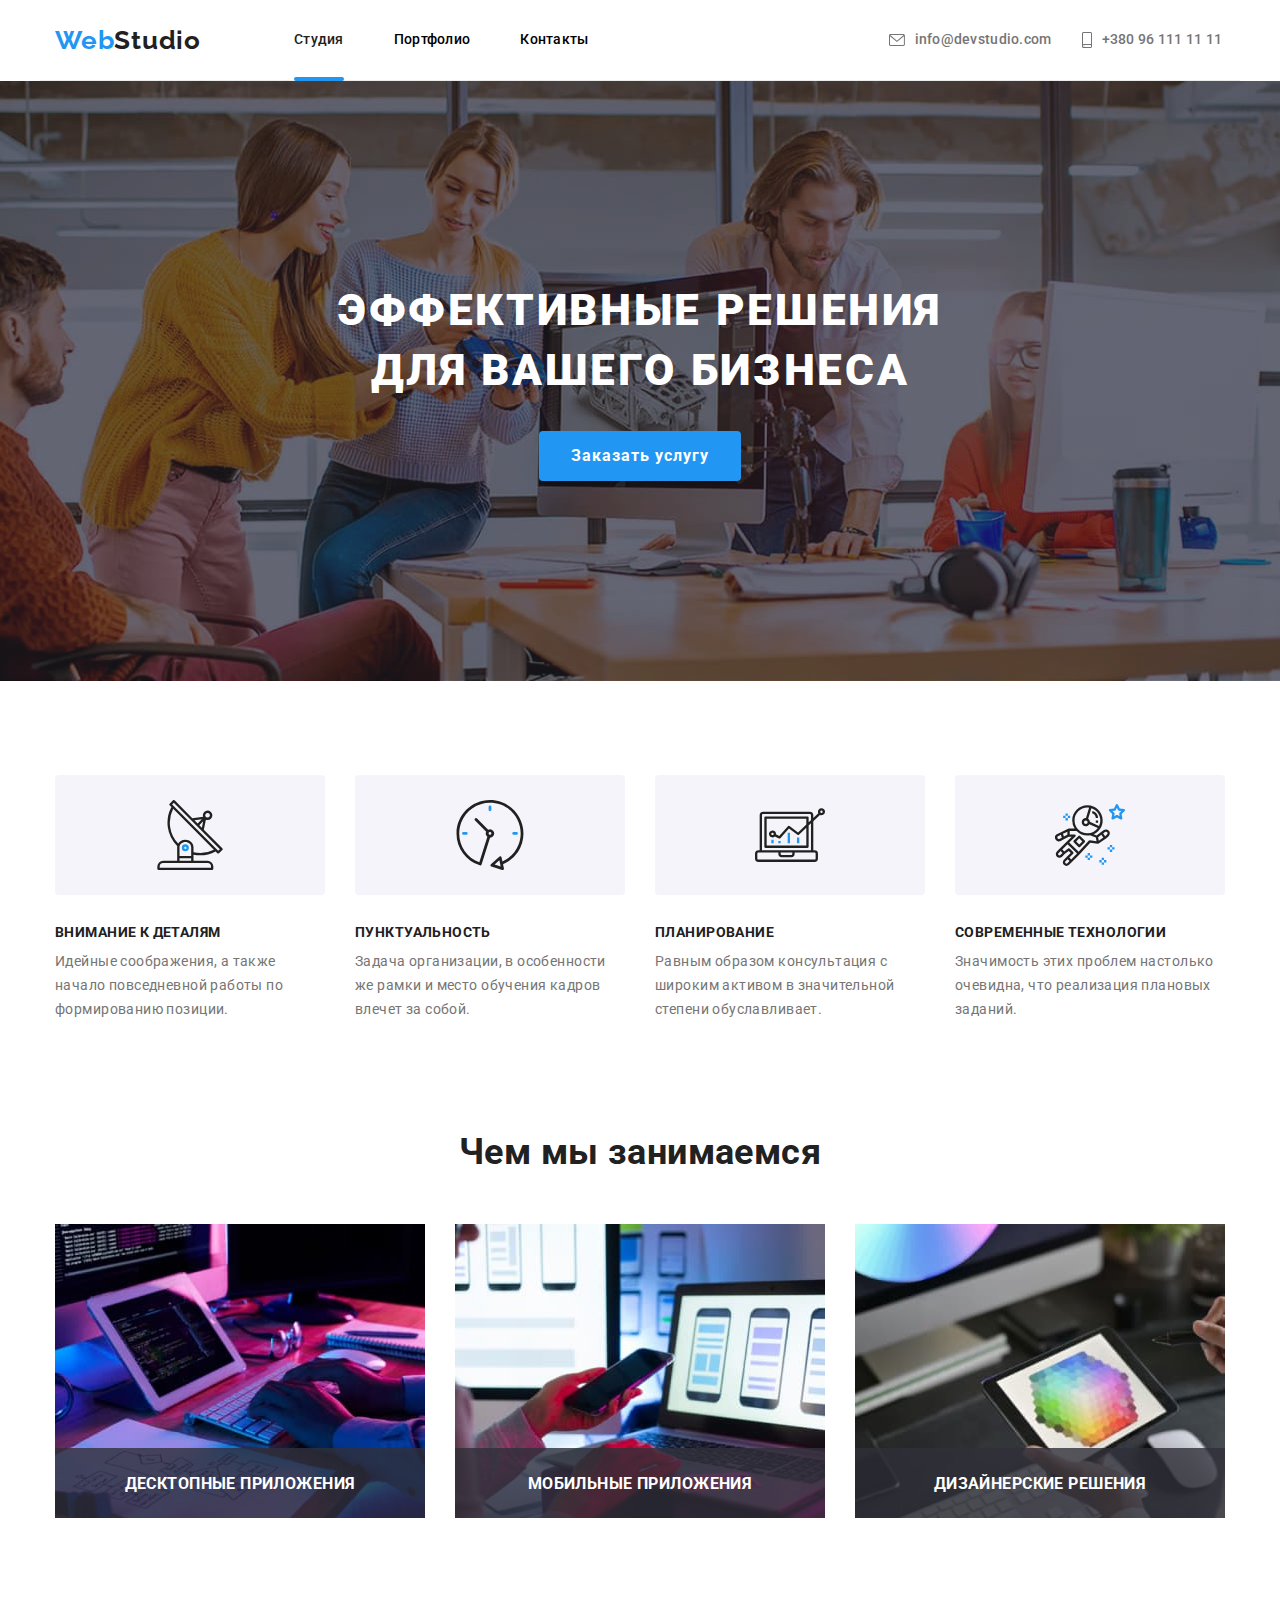
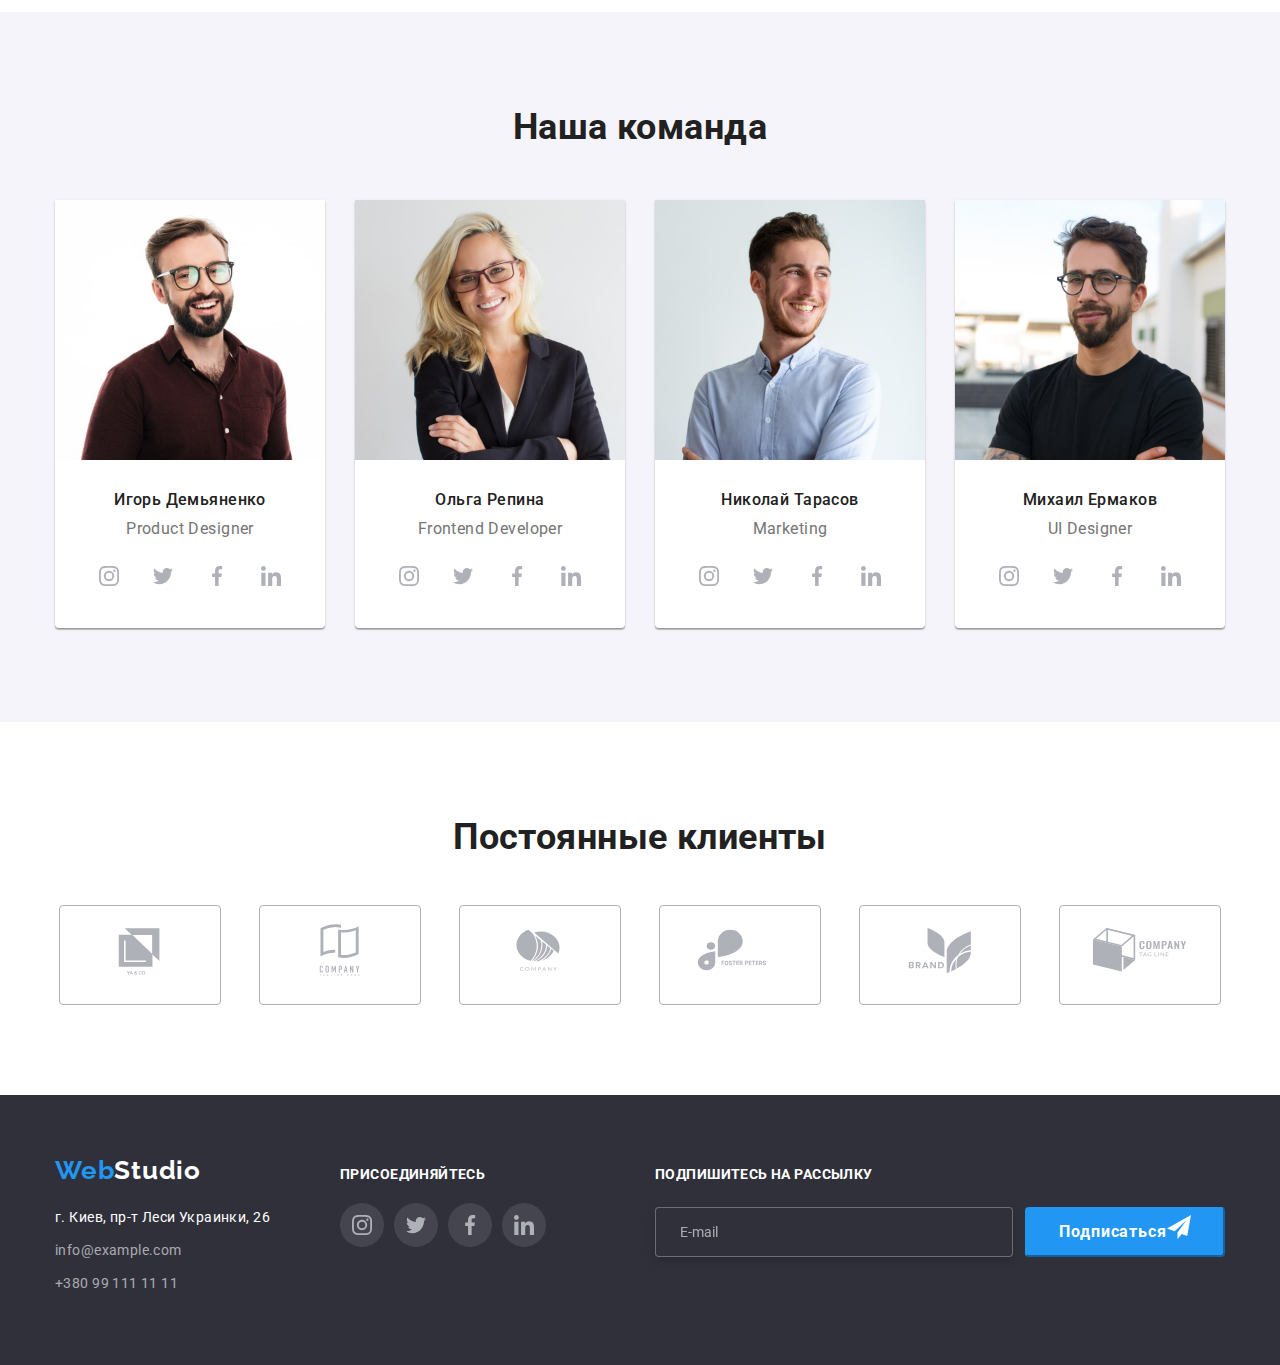
<file: index.html>
<!DOCTYPE html>
<html lang="ru">

<head> 
    <meta charset="UTF-8">
    <meta http-equiv="X-UA-Compatible" content="IE=edge">
    <meta name="viewport" content="width=device-width, initial-scale=1.0">
    <title>WEBsite</title>
    <link rel="preconnect" href="https://fonts.googleapis.com">
    <link rel="preconnect" href="https://fonts.gstatic.com" crossorigin>
    <link href="https://fonts.googleapis.com/css2?family=Raleway:wght@700&family=Roboto:wght@400;500;700;900&display=swap"
        rel="stylesheet">
    <link rel="stylesheet" href="./css/main.min.css">
</head>

<body>
    <!--Шапка сайта-->
    <header class="header">
        <a class="logo" href="./index.html">Web<span class="logo__studio">Studio</span></a>
        <div class="header__container-nav">
            <nav class="header__nav">
            
                <button type="button" class="button-menu is-open" data-menu-button>
                <svg class="button-menu__position" width="40" height="40">
                    <use class="button-menu__menu" href="./images/sprite.svg#icon-menu"></use>
                    
                </svg>
                </button>
                
            <div class="menu-container" id="menu-container" data-menu>
            <button type="button" class="button-menu " data-menu-button>
                <svg class="button-menu__position" width="40" height="40">  
                    <use class="button-menu__close" href="./images/sprite.svg#icon-cross"></use>
                </svg>
            </button>
                <ul class="main-nav">
                    <li class="main-nav__items"><a class="main-nav__link port" href="./index.html">Студия</a></li>
                    <li class="main-nav__items"><a class="main-nav__link active" href="./portfolio.html">Портфолио</a>
                    </li>
                    <li class="main-nav__items"><a class="main-nav__link active" href="">Контакты</a></li>
                </ul>
        
                <ul class="contacts">
                    <li class="contacts__nav">
            
                        <div class="contacts__icon">
            
                            <a class="contacts__link contacts__link--mail" href="mailto:info@devstudio.com"><svg class="contacts__mail" width="16"
                                    height="12">
                                    <use class="contacts__img" href="./images/sprite.svg#icon-envelope"></use>
                                </svg>info@devstudio.com</a>
                        </div>
                    </li>
            
                    <li class="contacts__nav">
                        <div class="contacts__icon">
            
            
                            <a class="contacts__link" href="tel:+380961111111"><svg class="contacts__tel" width="10" height="16">
                                    <use class="contacts__img" href="./images/sprite.svg#icon-smartphone"></use>
                                </svg>+380 96 111 11 11</a>
                            
                        </div>
                    </li>
            
                </ul>
                <ul class="menu-social">
                    <li class="menu-social__icon">Instagram</li>
                    <li class="menu-social__icon">Twitter</li>
                    <li class="menu-social__icon">Facebook</li>
                    <li class="menu-social__icon">LinkedIn</li>
                
                </ul>
            </div>
            </nav>   
        </div>
        </header>

    <!--Бизнесс главная-->
    <section class="hero">
        <div class="container">
        <h1 class="hero__title">Эффективные решения <br> для вашего бизнеса</h1>
        <button type="button" class="hero__btn" data-modal-open>Заказать услугу</button>
        <div class="backdrop is-hidden" data-modal> 
        <div class="modal">
        <button class="modal-button" type="button" data-modal-close>
            <svg class="modal-icon" width="18px" heigh="18px">
                <use href="./images/sprite.svg#icon-cross"></use>
            </svg>
        </button>
        <form class="form"> 
            <b class="form__subject">Оставьте свои данные, мы вам перезвоним</b>
            <div class="field">
                <label for="name" class="field__label">Имя</label>
                    <input type="text" id="name" class="field__input" name="username">
                        <svg class="field__icon" width="18px" height="18px">
                            <use href="images/sprite.svg#icon-person"></use>
                        </svg>
            </div>
            <div class="field">
                <label for="phone" class="field__label">Телефон</label>
                <input type="tel" id="phone" class="field__input" name="phone">
                <svg class="field__icon" width="18px" height="18px">
                    <use href="images/sprite.svg#icon-phone-call"></use>
                </svg>
            </div>
            <div class="field">
                <label for="mail" class="field__label">Почта</label>
                <input type="email" id="mail" class="field__input" name="mail">
                <svg class="field__icon" width="18px" height="18px">
                    <use href="images/sprite.svg#icon-email-mail"></use>
                </svg>
            </div>
            <div class="comment">
                <label for="comment" class="comment__label">Комментарий</label>
                <textarea id="comment" name="comment" class="comment__comment" placeholder="Введите текст"></textarea>
            </div>
            <div class="checkbox">
                <label class="checkbox__label">
                    <input type="checkbox" class="checkbox__input">
                        <svg class="checkbox__icon" width="16px" height="15px">
                            <use href="images/sprite.svg#icon-icon-check"></use>
                        </svg>
                    <span class="checkbox__comment">Соглашаюсь с рассылкой и принимаю <a href="./images/check-mark.svg">Условия договора</a> </span>
                </label>
            </div>
            <button type="submit" class="submit" >Отправить</button>
        </form>
        </div>
        </div>
    </div>
    </section>

    <!--Преимущества-->
    <section class="section">
        <div class="container">
        <h2 class="section__title section__title--visually-hidden">Преимущества</h2>
        <ul class="list advantage">
            <li class="advantage__item">
                <div class="advantage__icons">
                    <svg class="advantage__icon" width="70px" height="70px">
                       <use href="./images//sprite.svg#icon-antenna"></use>
                    </svg>
                </div>
                <h3 class="section__subject">Внимание к деталям</h3>
                <p class="advantage__comment">Идейные соображения, а также начало повседневной работы по формированию позиции.</p>
            </li>
            <li class="advantage__item">
                <div class="advantage__icons">
                    <svg class="advantage__icon" width="70px" height="70px">
                        <use href="./images/sprite.svg#icon-clock"></use>
                    </svg>
                </div>
                <h3 class="section__subject">Пунктуальность</h3>
                <p>Задача организации, в особенности же рамки и место обучения кадров влечет за собой.</p>
            </li>
            <li class="advantage__item">
                <div class="advantage__icons">
                    <svg class="advantage__icon" width="70px" height="70px">
                        <use href="./images/sprite.svg#icon-diagram"></use>
                    </svg>
                </div>
                <h3 class="section__subject">Планирование</h3>
                <p>Равным образом консультация с широким активом в значительной степени обуславливает.</p>
            </li>
            <li class="advantage__item">
                <div class="advantage__icons">
                    <svg class="advantage__icon" width="70px" height="70px">
                        <use href="./images/sprite.svg#icon-astronaut"></use>
                    </svg>
                </div>
                <h3 class="section__subject">Современные технологии</h3>
                <p>Значимость этих проблем настолько очевидна, что реализация плановых заданий.</p>
            </li>
        </ul>
        </div>
    </section>

    <!--Виды деятельности-->
    <section class="section section--no-padding">
        <div class="container">  
        <h2 class="section__title">Чем мы занимаемся</h2>
        
        <ul class="list jobs">
            <li class="jobs__item">
                    <img src="./images/img.jpg" srcset="./images/img.jpg 1x, ./images/img@2x.jpg 2x" alt="Персональный компьютер" width="370">
                    <h3 class="jobs__features">Десктопные приложения</h3>
            </li>
            <li class="jobs__item">
                    <img src="./images/img1.jpg" srcset="./images/img1.jpg 1x, ./images/img1@2x.jpg 2x" alt="Телефон" width="370">
                <h3 class="jobs__features">Мобильные приложения</h3>
            </li>
            <li class="jobs__item">
                    <img src="./images/img2.jpg" srcset="./images/img2.jpg 1x, ./images/img2@2x.jpg 2x" alt="Планшет" width="370">
                <h3 class="jobs__features">Дизайнерские решения</h3>
            </li>
        </ul>
        </div>
    </section>

    <!--Комманда-->
    <section class="section section--grey">
        <div class="container">
        <h2 class="section__title">Наша команда</h2> 
        <ul class="list team">
            <li class="team__item">
                <img src="./images/photo1.jpg" srcset="./images/photo1.jpg 1x, ./images/photo1@2x.jpg 2x" alt="Мужчина в очках" width="270">
                <h3 class="team__name">Игорь Демьяненко</h3>
                <p class="team__text">Product Designer</p>
                <ul class="box list">
                        <li class="box__icon">
                        <a href="#" class="box__link"><svg class="box__pic" width="20px" height="20px">
                                   <use href="./images/sprite.svg#icon-instagram"></use>
                                </svg></a>
                        </li>
                        <li class="box__icon">
                            <a href="#" class="box__link"><svg class="box__pic" width="20px" height="20px">
                                    <use href="./images/sprite.svg#icon-twitter"></use>
                                </svg></a>
                        </li>
                        <li class="box__icon">
                            <a href="#" class="box__link"><svg class="box__pic" width="20px" height="20px">
                                    <use href="./images/sprite.svg#icon-facebook"></use>
                                </svg></a>
                        </li>
                        <li class="box__icon">
                            <a href="#" class="box__link"><svg class="box__pic" width="20px" height="20px">
                                    <use href="./images/sprite.svg#icon-linkedin-1"></use>
                                </svg></a>
                        </li>
                </ul>
            </li>
            <li class="team__item">
                <img src="./images/photo2.jpg" srcset="./images/photo2.jpg 1x, ./images/photo2@2x.jpg 2x" alt="Девушка" width="270">
                <h3 class="team__name">Ольга Репина</h3>
                <p class="team__text">Frontend Developer</p>
                <ul class="box list">
                    <li class="box__icon">
                        <a href="#" class="box__link"><svg class="box__pic" width="20px" height="20px">
                                <use href="./images/sprite.svg#icon-instagram"></use>
                            </svg></a>
                    </li>
                    <li class="box__icon">
                        <a href="#" class="box__link"><svg class="box__pic" width="20px" height="20px">
                                <use href="./images/sprite.svg#icon-twitter"></use>
                            </svg></a>
                    </li>
                    <li class="box__icon">
                        <a href="#" class="box__link"><svg class="box__pic" width="20px" height="20px">
                                <use href="./images/sprite.svg#icon-facebook"></use>
                            </svg></a>
                    </li>
                    <li class="box__icon">
                        <a href="#" class="box__link"><svg class="box__pic" width="20px" height="20px">
                                <use href="./images/sprite.svg#icon-linkedin-1"></use>
                            </svg></a>
                    </li>
                </ul>
            </li>
            <li class="team__item">
                <img src="./images/photo3.jpg" srcset="./images/photo3.jpg 1x, ./images/photo3@2x.jpg 2x" alt="Улыбающийся парень" width="270">
                <h3 class="team__name">Николай Тарасов</h3>
                <p class="team__text">Marketing</p>
                <ul class="box list">
                    <li class="box__icon">
                        <a href="#" class="box__link"><svg class="box__pic" width="20px" height="20px">
                                <use href="./images/sprite.svg#icon-instagram"></use>
                            </svg></a>
                    </li>
                    <li class="box__icon">
                        <a href="#" class="box__link"><svg class="box__pic" width="20px" height="20px">
                                <use href="./images/sprite.svg#icon-twitter"></use>
                            </svg></a>
                    </li>
                    <li class="box__icon">
                        <a href="#" class="box__link"><svg class="box__pic" width="20px" height="20px">
                                <use href="./images/sprite.svg#icon-facebook"></use>
                            </svg></a>
                    </li>
                    <li class="box__icon">
                        <a href="#" class="box__link"><svg class="box__pic" width="20px" height="20px">
                                <use href="./images/sprite.svg#icon-linkedin-1"></use>
                            </svg></a>
                    </li>
                </ul>
            </li>
            <li class="team__item">
                <img src="./images/photo4.jpg" srcset="./images/photo4.jpg 1x, ./images/photo4@2x.jpg 2x" alt="Парень" width="270">
                <h3 class="team__name">Михаил Ермаков</h3>
                <p class="team__text">UI Designer</p>
                <ul class="box list">
                    <li class="box__icon">
                        <a href="#" class="box__link"><svg class="box__pic" width="20px" height="20px">
                                <use href="./images/sprite.svg#icon-instagram"></use>
                            </svg></a>
                    </li>
                    <li class="box__icon">
                        <a href="#" class="box__link"><svg class="box__pic" width="20px" height="20px">
                                <use href="./images/sprite.svg#icon-twitter"></use>
                            </svg></a>
                    </li>
                    <li class="box__icon">
                        <a href="#" class="box__link"><svg class="box__pic" width="20px" height="20px">
                                <use href="./images/sprite.svg#icon-facebook"></use>
                            </svg></a>
                    </li>
                    <li class="box__icon">
                        <a href="#" class="box__link"><svg class="box__pic" width="20px" height="20px">
                                <use href="./images/sprite.svg#icon-linkedin-1"></use>
                            </svg></a>
                    </li>
                </ul>
            </li>
        </ul>
        </div>
    </section>

    <!--Постоянные клиенты-->
<section class="section">
    <div class="container">
        <h2 class="section__title">Постоянные клиенты</h2>
        <ul class="clients list">
            <li class="clients__icon">
                <a href="#" class="clients__link"><svg class="clients__pic" width="106px" height="60px">
                   <use href="./images/sprite.svg#icon-Logo"></use>
                </svg></a></li>
            <li class="clients__icon">
                <a href="#" class="clients__link"><svg class="clients__pic" width="106px" height="60px">
                    <use href="./images/sprite.svg#icon-Logo-1"></use>
                </svg></a></li>
            <li class="clients__icon">
                <a href="#" class="clients__link"><svg class="clients__pic" width="106px" height="60px">
                    <use href="./images/sprite.svg#icon-Logo-2"></use>
                </svg></a></li>
            <li class="clients__icon">
                <a href="#" class="clients__link"><svg class="clients__pic" width="106px" height="60px">
                    <use href="./images/sprite.svg#icon-Logo-3"></use>
                </svg></a></li>
            <li class="clients__icon">
                <a href="#" class="clients__link"><svg class="clients__pic" width="106px" height="60px">
                    <use href="./images/sprite.svg#icon-Logo-4"></use>
                </svg></a></li>
            <li class="clients__icon">
                <a href="#" class="clients__link"><svg class="clients__pic" width="106px" height="60px">
                    <use href="./images/sprite.svg#icon-Logo-5"></use>
                </svg></a></li>
        </ul>
    </div>
</section>

    <!--Футер-->
    <footer class="footer">
        <div class="footer__address footer__container container">
      
            <div class="footer-logo">
                <a class="logo footer-logo__logo" href="./index.html">Web<span
                        class="footer-logo--inverse">Studio</span>
                </a>
      
                <address class="footer-address__position">
      
                    <ul class="address-list">
                        <li class="address-list__list">
                            <p class="address-list__adrress">г. Киев, пр-т Леси Украинки, 26</p>
                        </li>
                        <li class="address-list__list"><a class="address-list__link"
                                href="mailto:info@example.com">info@example.com</a></li>
                        <li class="address-list__list"><a class="address-list__link" href="tel:+380991111111">+380 99
                                111 11 11</a></li>
                    </ul>
                </address>
            </div>
      
            <div class="social-footer">
                <p class="social-footer__text">Присоединяйтесь</p>
                <ul class="social social-footer__icon">
                    <li class="social-footer__icon-link"><a class="social-footer__link-icon" href="">
                            <svg width="20" height="20">
                                <use href="./images/sprite.svg#icon-instagram"></use>
                            </svg></a>
                    </li>
                    <li class="social-footer__icon-link"><a class="social-footer__link-icon" href="">
                            <svg width="20" height="20">
                                <use href="./images/sprite.svg#icon-twitter"></use>
                            </svg></a>
                    </li>
                    <li class="social-footer__icon-link"><a class="social-footer__link-icon" href="">
                            <svg width="20" height="20">
                                <use href="./images/sprite.svg#icon-facebook"></use>
                            </svg></a>
                    </li>
                    <li class="social-footer__icon-link"><a class="social-footer__link-icon" href="">
                            <svg width="20" height="20">
                                <use href="./images/sprite.svg#icon-linkedin-1"></use>
                            </svg></a>
                    </li>
                </ul>
            </div>
      
      
            <div class="form-footer">
                <b class="form-footer__text">Подпишитесь на рассылку</b>
                <form class="form-footer__decore">
                    <label>
                        <input type="email" class="form-footer__input-footer" name="mail" autocomplete="email"
                            placeholder="E-mail ">
                    </label>
      
                    <button type="submit" class="btn-footer">Подписаться<span class="btn-footer__icon">
                            <svg width="24" height="24">
                                <use href="./images/sprite.svg#icon-icon-send"></use>
                            </svg>
                        </span>
                    </button>
                </form>
            </div>
        </div>
      </footer>
    <script src="./js/modal.js"></script>
    <script src="./js/mobile-menu.js"></script>
</body>
 
</html>
</file>
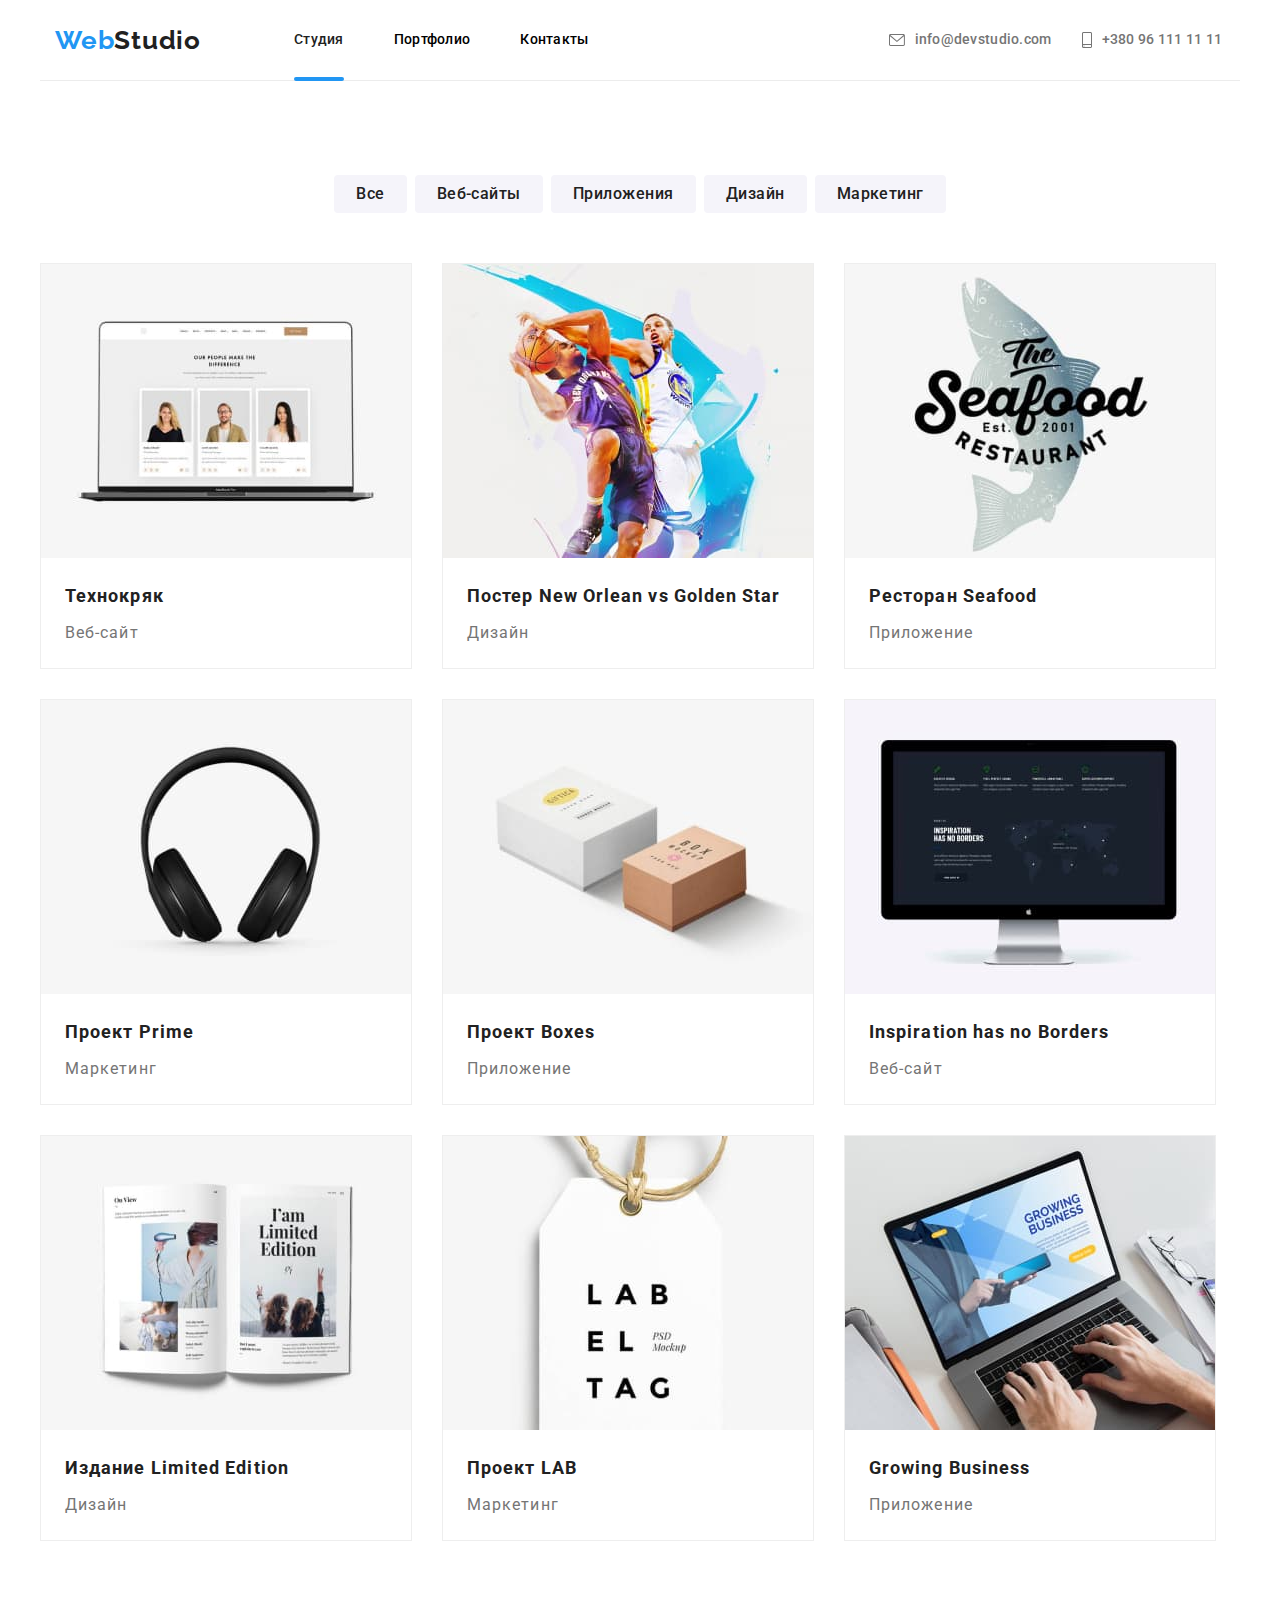
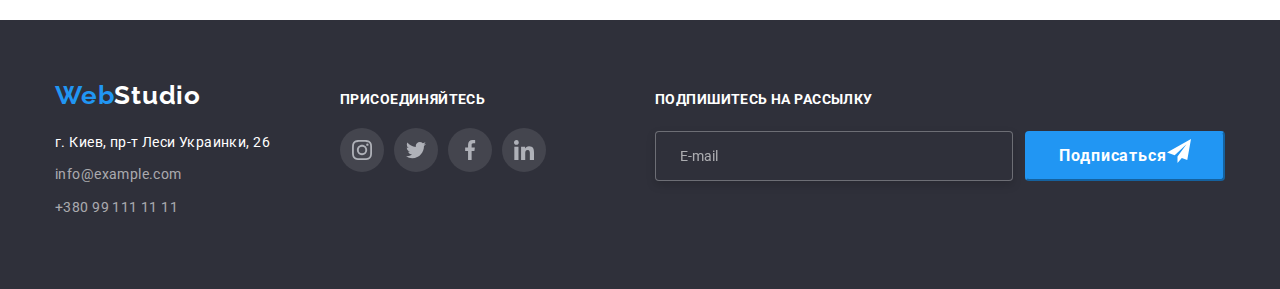
<file: portfolio.html>
<!DOCTYPE html>
<html lang="en">
<head>
    <meta charset="UTF-8">
    <meta http-equiv="X-UA-Compatible" content="IE=edge">
    <meta name="viewport" content="width=device-width, initial-scale=1.0">
    <title>Portfolio</title>
<link rel="preconnect" href="https://fonts.googleapis.com">
<link rel="preconnect" href="https://fonts.gstatic.com" crossorigin>
<link href="https://fonts.googleapis.com/css2?family=Raleway:wght@700&family=Roboto:wght@400;500;700&display=swap"
    rel="stylesheet">
    <link rel="stylesheet" href="./css/portfolio.min.css">

</head>

<body>
    <!--Шапка сайта-->
    <header class="header">
        <a class="logo" href="./index.html">Web<span class="logo__studio">Studio</span></a>
        <div class="header__container-nav">
            <nav class="header__nav">
            
                <button type="button" class="button-menu is-open" data-menu-button>
                <svg class="button-menu__position" width="40" height="40">
                    <use class="button-menu__menu" href="./images/sprite.svg#icon-menu"></use>
                    
                </svg>
                </button>
                
            <div class="menu-container" id="menu-container" data-menu>
            <button type="button" class="button-menu " data-menu-button>
                <svg class="button-menu__position" width="40" height="40">  
                    <use class="button-menu__close" href="./images/sprite.svg#icon-cross"></use>
                </svg>
            </button>
                <ul class="main-nav">
                    <li class="main-nav__items"><a class="main-nav__link port" href="./index.html">Студия</a></li>
                    <li class="main-nav__items"><a class="main-nav__link active" href="./portfolio.html">Портфолио</a>
                    </li>
                    <li class="main-nav__items"><a class="main-nav__link active" href="">Контакты</a></li>
                </ul>
        
                <ul class="contacts">
                    <li class="contacts__nav">
            
                        <div class="contacts__icon">
            
                            <a class="contacts__link contacts__link--mail" href="mailto:info@devstudio.com"><svg class="contacts__mail" width="16"
                                    height="12">
                                    <use class="contacts__img" href="./images/sprite.svg#icon-envelope"></use>
                                </svg>info@devstudio.com</a>
                        </div>
                    </li>
            
                    <li class="contacts__nav">
                        <div class="contacts__icon">
            
            
                            <a class="contacts__link" href="tel:+380961111111"><svg class="contacts__tel" width="10" height="16">
                                    <use class="contacts__img" href="./images/sprite.svg#icon-smartphone"></use>
                                </svg>+380 96 111 11 11</a>
                            
                        </div>
                    </li>
            
                </ul>
                <ul class="menu-social">
                    <li class="menu-social__icon">Instagram</li>
                    <li class="menu-social__icon">Twitter</li>
                    <li class="menu-social__icon">Facebook</li>
                    <li class="menu-social__icon">LinkedIn</li>
                
                </ul>
            </div>
            </nav>   
        </div>
        </header>

    <!--Предложения-->
    <section class="section">

        <div class="container container--portfolio">
            <ul class="list offers">
                 <li class="offers__item">
                     <button type="button" class="offers__button">Все</button>
                 </li>
                 <li class="offers__item">
                     <button type="button" class="offers__button">Веб-сайты</button>
                 </li>
                 <li class="offers__item">
                     <button type="button" class="offers__button">Приложения</button>
                 </li>
                 <li class="offers__item">  
                     <button type="button" class="offers__button">Дизайн</button>
                 </li>
                 <li class="offers__item"> 
                     <button type="button" class="offers__button">Маркетинг</button>
                 </li>
            </ul>
        
        
     <!--Работы-->

     <ul class="products">  

        <li class="products__cards-item">
            <a class="products__card" href="">
                <div class="products__decore-card">
                    <img src="./images/imgportf.jpg" srcset="./images/imgportf.jpg 1x, ./images/imgportf@2x.jpg 2x" alt="Три лучших менеджера" width="370">
                    <p class="products__decore-text">Технокряк это современная площадка распространения
                        коронавируса.
                        Компании используют эту платформу для цифрового
                        шпионажа и атак на защищённые сервера конкурентов.
                    </p>
                </div>
                <div class="description">
                    <h2 class="description_title">Технокряк</h2>
                    <p class="description__card-item">Веб-сайт</p>
                </div>
            </a>
        </li>

        <li class="products__cards-item">
            <a class="products__card" href="">
                <div class="products__decore-card">
                    <img src="./images/imgportf1.jpg" srcset="./images/imgportf1.jpg 1x, ./images/imgportf1@2x.jpg 2x" alt="Игроки баскетбольной комманды" width="370">
                    <p class="products__decore-text">Технокряк это современная площадка распространения
                        коронавируса.
                        Компании используют эту
                        платформу для цифрового
                        шпионажа и атак на защищённые сервера конкурентов.
                    </p>
                </div>
                <div class="description">
                    <h2 class="description_title">Постер New Orlean vs Golden Star</h2>
                    <p class="description__card-item">Дизайн</p>
                </div>
            </a>

        </li>

        <li class="products__cards-item">
            <a class="products__card" href="">
                <div class="products__decore-card">
                    <img src="./images/imgportf2.jpg" srcset="./images/imgportf2.jpg 1x, ./images/imgportf2@2x.jpg 2x" alt="Бренд ресторана" width="370">
                    <p class="products__decore-text">Технокряк это современная площадка распространения
                        коронавируса.
                        Компании используют эту
                        платформу для цифрового
                        шпионажа и атак на защищённые сервера конкурентов.
                    </p>
                </div>
                <div class="description">
                    <h2 class="description_title">Ресторан Seafood</h2>
                    <p class="description__card-item">Приложение</p>
                </div>
            </a>
        </li>

        <li class="products__cards-item">
            <a class="products__card" href="">
                <div class="products__decore-card">
                    <img src="./images/imgportf3.jpg" srcset="./images/imgportf3.jpg 1x, ./images/imgportf3@2x 2x" alt="Наушники" width="370">
                    <p class="products__decore-text">Технокряк это современная площадка распространения
                        коронавируса.
                        Компании используют эту
                        платформу для цифрового
                        шпионажа и атак на защищённые сервера конкурентов.
                    </p>
                </div>
                <div class="description">
                    <h2 class="description_title">Проект Prime</h2>
                    <p class="description__card-item">Маркетинг</p>
                </div>
            </a>
        </li>

        <li class="products__cards-item">
            <a class="products__card" href="">
                <div class="products__decore-card">
                    <img src="./images/imgportf4.jpg" srcset="./images/imgportf4.jpg 1x, ./images/imgportf4@2x.jpg 2x" alt="2 коробки. одна белая, вторая коричневая" width="370">
                    <p class="products__decore-text">Технокряк это современная площадка распространения
                        коронавируса.
                        Компании используют эту
                        платформу для цифрового
                        шпионажа и атак на защищённые сервера конкурентов.
                    </p>
                </div>
                <div class="description">
                    <h2 class="description_title">Проект Boxes</h2>
                    <p class="description__card-item">Приложение</p>
                </div>
            </a>
        </li>

        <li class="products__cards-item">
            <a class="products__card" href="">
                <div class="products__decore-card">
                    <img src="./images/imgportf5.jpg" srcset="./images/imgportf5.jpg 1x, ./images/imgportf5@2x.jpg 2x" alt="Плоский монитор экрана" width="370">
                    <p class="products__decore-text">Технокряк это современная площадка распространения
                        коронавируса.
                        Компании используют эту
                        платформу для цифрового
                        шпионажа и атак на защищённые сервера конкурентов.
                    </p>
                </div>
                <div class="description">
                    <h2 class="description_title">Inspiration has no Borders</h2>
                    <p class="description__card-item">Веб-сайт</p>
                </div>
            </a>
        </li>

        <li class="products__cards-item">
            <a class="products__card" href="">
                <div class="products__decore-card">
                    <img src="./images/imgportf6.jpg" srcset="./images/imgportf6.jpg 1x, ./images/imgportf6@2x.jpg 2x" alt="Развернутый журнал" width="370">
                    <p class="products__decore-text">Технокряк это современная площадка распространения
                        коронавируса.
                        Компании используют эту
                        платформу для цифрового
                        шпионажа и атак на защищённые сервера конкурентов.
                    </p>
                </div>
                <div class="description">
                    <h2 class="description_title">Издание Limited Edition</h2>
                    <p class="description__card-item">Дизайн</p>
                </div>
            </a>
        </li>

        <li class="products__cards-item">
            <a class="products__card" href="">
                <div class="products__decore-card">
                    <img src="./images/imgportf7.jpg" srcset="./images/imgportf7.jpg 1x, ./images/imgportf7@2x.jpg 2x" alt="Белая этикетка" width="370">
                    <p class="products__decore-text">Технокряк это современная площадка распространения
                        коронавируса.
                        Компании используют эту
                        платформу для цифрового
                        шпионажа и атак на защищённые сервера конкурентов.
                    </p>
                </div>
                <div class="description">
                    <h2 class="description_title">Проект LAB</h2>
                    <p class="description__card-item">Маркетинг</p>
                </div>
            </a>
        </li>

        <li class="products__cards-item">
            <a class="products__card" href="">
                <div class="products__decore-card">
                    <img src="./images/imgportf8.jpg" srcset="./images/imgportf8.jpg 1x, ./images/imgportf8@2x.jpg 2x" alt="Руки печатающие на клавиатуре ноутбука" width="370">
                    <p class="products__decore-text">Технокряк это современная площадка распространения
                        коронавируса.
                        Компании используют эту
                        платформу для цифрового
                        шпионажа и атак на защищённые сервера конкурентов.
                    </p>
                </div>
                <div class="description">
                    <h2 class="description_title">Growing Business</h2>
                    <p class="description__card-item">Приложение</p>
                </div>
            </a>
        </li>

    </ul>
</div>
</section>


    <!--Футер-->
    <footer class="footer">
        <div class="footer__address footer__container container">
      
            <div class="footer-logo">
                <a class="logo footer-logo__logo" href="./index.html">Web<span
                        class="footer-logo--inverse">Studio</span>
                </a>
      
                <address class="footer-address__position">
      
                    <ul class="address-list">
                        <li class="address-list__list">
                            <p class="address-list__adrress">г. Киев, пр-т Леси Украинки, 26</p>
                        </li>
                        <li class="address-list__list"><a class="address-list__link"
                                href="mailto:info@example.com">info@example.com</a></li>
                        <li class="address-list__list"><a class="address-list__link" href="tel:+380991111111">+380 99
                                111 11 11</a></li>
                    </ul>
                </address>
            </div>
      
            <div class="social-footer">
                <p class="social-footer__text">Присоединяйтесь</p>
                <ul class="social social-footer__icon">
                    <li class="social-footer__icon-link"><a class="social-footer__link-icon" href="">
                            <svg width="20" height="20">
                                <use href="./images/sprite.svg#icon-instagram"></use>
                            </svg></a>
                    </li>
                    <li class="social-footer__icon-link"><a class="social-footer__link-icon" href="">
                            <svg width="20" height="20">
                                <use href="./images/sprite.svg#icon-twitter"></use>
                            </svg></a>
                    </li>
                    <li class="social-footer__icon-link"><a class="social-footer__link-icon" href="">
                            <svg width="20" height="20">
                                <use href="./images/sprite.svg#icon-facebook"></use>
                            </svg></a>
                    </li>
                    <li class="social-footer__icon-link"><a class="social-footer__link-icon" href="">
                            <svg width="20" height="20">
                                <use href="./images/sprite.svg#icon-linkedin-1"></use>
                            </svg></a>
                    </li>
                </ul>
            </div>
      
      
            <div class="form-footer">
                <b class="form-footer__text">Подпишитесь на рассылку</b>
                <form class="form-footer__decore">
                    <label>
                        <input type="email" class="form-footer__input-footer" name="mail" autocomplete="email"
                            placeholder="E-mail ">
                    </label>
      
                    <button type="submit" class="btn-footer">Подписаться<span class="btn-footer__icon">
                            <svg width="24" height="24">
                                <use href="./images/sprite.svg#icon-icon-send"></use>
                            </svg>
                        </span>
                    </button>
                </form>
            </div>
        </div>
      </footer>
      <script src="./js/mobile-menu.js"></script>
</body>
</html>
</file>
<file: css/main.min.css>
/*! modern-normalize v1.1.0 | MIT License | https://github.com/sindresorhus/modern-normalize */*,::before,::after{-webkit-box-sizing:border-box;box-sizing:border-box}html{line-height:1.15;-webkit-text-size-adjust:100%;-moz-tab-size:4;-o-tab-size:4;tab-size:4}body{margin:0;font-family:system-ui,-apple-system,"Segoe UI",Roboto,Helvetica,Arial,sans-serif,"Apple Color Emoji","Segoe UI Emoji"}hr{height:0;color:inherit}abbr[title]{-webkit-text-decoration:underline dotted;text-decoration:underline dotted}b,strong{font-weight:bolder}code,kbd,samp,pre{font-family:ui-monospace, SFMono-Regular, Consolas, 'Liberation Mono', Menlo, monospace;font-size:1em}small{font-size:80%}sub,sup{font-size:75%;line-height:0;position:relative;vertical-align:baseline}sub{bottom:-0.25em}sup{top:-0.5em}table{text-indent:0;border-color:inherit}button,input,optgroup,select,textarea{font-family:inherit;font-size:100%;line-height:1.15;margin:0}button,select{text-transform:none}button,[type='button'],[type='reset'],[type='submit']{-webkit-appearance:button}::-moz-focus-inner{border-style:none;padding:0}:-moz-focusring{outline:1px dotted ButtonText}:-moz-ui-invalid{box-shadow:none}legend{padding:0}progress{vertical-align:baseline}::-webkit-inner-spin-button,::-webkit-outer-spin-button{height:auto}[type='search']{-webkit-appearance:textfield;outline-offset:-2px}::-webkit-search-decoration{-webkit-appearance:none}::-webkit-file-upload-button{-webkit-appearance:button;font:inherit}summary{display:list-item}:root{--primary-text-color: #757575;--primary-white-color: #ffffff;--focus-color: #2196f3;--accent-color: #212121;--background-secondary: #f5f4fa;--icon-color: #afb1b8;--timing-function: cubic-bezier(0.4, 0, 0.2, 1)}.list{list-style:none;padding:0;margin:0}h1,h2,h3,h4,h5,h6,p{margin:0}a{text-decoration:none;display:block}ul{list-style-type:none}body{color:var(--primary-text-color);background-color:var(--primary-white-color);font-family:Roboto, sans-serif;font-size:14px;line-height:1.7;letter-spacing:0.03em}img{display:block;max-width:100%;height:auto}.section{padding-top:94px;padding-bottom:94px}@media screen and (max-width: 1199px){.section{padding-top:60px;padding-bottom:60px}}.section--no-padding{padding-top:0px}@media screen and (max-width: 1200px){.section--no-padding{display:none}}.section--grey{background-color:var(--background-secondary)}.section__subject{margin-bottom:10px;color:var(--accent-color);font-weight:700;font-size:14px;line-height:1.14;text-transform:uppercase}.section__title{margin-bottom:30px;color:var(--accent-color);font-weight:700;font-size:28px;line-height:1.2;text-align:center}@media screen and (min-width: 1200px){.section__title{margin-bottom:50px;font-size:36px}}.section__title--visually-hidden{position:absolute;width:1px;height:1px;margin:-1px;border:0;padding:0;clip:rect(0 0 0 0);overflow:hidden}.item{background-color:var(--primary-white-color)}.container{margin-left:auto;margin-right:auto;padding-left:15px;padding-right:15px;text-align:center}@media screen and (min-width: 480px){.container{max-width:480px}}@media screen and (min-width: 768px){.container{max-width:768px}}@media screen and (min-width: 1200px){.container{max-width:1200px}}@media screen and (min-width: 480px) and (max-width: 767px){.container--portfolio{max-width:480px}}.container--full{text-align:center}@media screen and (min-width: 1200px){.container--full{display:-webkit-box;display:-webkit-flex;display:-ms-flexbox;display:flex;text-align:start}}.logo{display:inline;color:var(--focus-color);font-family:"Raleway", sans-serif;font-style:normal;font-weight:700;font-size:26px;line-height:1.19;letter-spacing:0.03em;padding:0}.logo__studio{color:var(--accent-color)}.footer-logo{display:-webkit-box;display:-webkit-flex;display:-ms-flexbox;display:flex;-webkit-box-orient:vertical;-webkit-box-direction:normal;-webkit-flex-direction:column;-ms-flex-direction:column;flex-direction:column;justify-items:flex-start}.footer-logo__logo{margin-bottom:20px}.footer-logo--inverse{color:var(--primary-white-color);font-family:Raleway;font-style:normal;font-weight:700;font-size:26px;line-height:1.19;letter-spacing:0.03em}.header{display:-webkit-box;display:-webkit-flex;display:-ms-flexbox;display:flex;position:relative;-webkit-box-pack:start;-webkit-justify-content:flex-start;-ms-flex-pack:start;justify-content:flex-start;margin-right:auto;margin-left:auto;padding-left:15px;padding-right:15px;border-bottom:1px solid #ececec}@media screen and (min-width: 480px){.header{width:480px}}@media screen and (max-width: 767px){.header{-webkit-box-pack:start;-webkit-justify-content:flex-start;-ms-flex-pack:start;justify-content:flex-start;padding-top:16px;padding-bottom:16px}}@media screen and (min-width: 768px){.header{width:768px}}@media screen and (min-width: 1200px){.header{width:1200px;display:-webkit-box;display:-webkit-flex;display:-ms-flexbox;display:flex;-webkit-box-align:center;-webkit-align-items:center;-ms-flex-align:center;align-items:center}}@media screen and (min-width: 768px) and (max-width: 1199px){.header{display:-webkit-box;display:-webkit-flex;display:-ms-flexbox;display:flex;-webkit-box-align:center;-webkit-align-items:center;-ms-flex-align:center;align-items:center;-webkit-justify-content:space-around;-ms-flex-pack:distribute;justify-content:space-around;-webkit-align-content:space-between;-ms-flex-line-pack:justify;align-content:space-between;padding-left:15px;padding-right:15px}}.header__container-nav{margin-left:auto;margin-right:auto;text-align:center;display:-webkit-box;display:-webkit-flex;display:-ms-flexbox;display:flex}@media screen and (min-width: 480px){.header__container-nav{width:480px}}@media screen and (max-width: 767px){.header__container-nav{-webkit-box-pack:start;-webkit-justify-content:flex-start;-ms-flex-pack:start;justify-content:flex-start}}@media screen and (min-width: 768px){.header__container-nav{width:768px}}@media screen and (min-width: 1200px){.header__container-nav{width:1200px}}@media screen and (min-width: 768px) and (max-width: 1199px){.header__container-nav{display:-webkit-box;display:-webkit-flex;display:-ms-flexbox;display:flex;-webkit-box-align:center;-webkit-align-items:center;-ms-flex-align:center;align-items:center;-webkit-box-pack:end;-webkit-justify-content:flex-end;-ms-flex-pack:end;justify-content:flex-end}}.main-nav{display:-webkit-box;display:-webkit-flex;display:-ms-flexbox;display:flex;-webkit-box-orient:vertical;-webkit-box-direction:normal;-webkit-flex-direction:column;-ms-flex-direction:column;flex-direction:column;-webkit-box-align:center;-webkit-align-items:center;-ms-flex-align:center;align-items:center;-webkit-box-pack:center;-webkit-justify-content:center;-ms-flex-pack:center;justify-content:center;margin:0;padding:0}@media screen and (min-width: 768px){.main-nav{-webkit-box-orient:horizontal;-webkit-box-direction:normal;-webkit-flex-direction:row;-ms-flex-direction:row;flex-direction:row;-webkit-box-align:center;-webkit-align-items:center;-ms-flex-align:center;align-items:center;-webkit-box-pack:center;-webkit-justify-content:center;-ms-flex-pack:center;justify-content:center;margin:0;padding:0;margin-left:0px}}@media screen and (min-width: 768px){.main-nav .main-nav__items:not(:last-child){margin-right:50px}}@media screen and (min-width: 768px) and (min-width: 1200px){.main-nav{margin-left:93px}}.main-nav__items{margin:0;-webkit-box-align:center;-webkit-align-items:center;-ms-flex-align:center;align-items:center}.main-nav__link{position:relative;display:block;padding-top:32px;padding-bottom:32px;-webkit-transition:-webkit-transform 250ms cubic-bezier(0.4, 0, 0.2, 1);transition:-webkit-transform 250ms cubic-bezier(0.4, 0, 0.2, 1);-o-transition:transform 250ms cubic-bezier(0.4, 0, 0.2, 1);transition:transform 250ms cubic-bezier(0.4, 0, 0.2, 1);transition:transform 250ms cubic-bezier(0.4, 0, 0.2, 1), -webkit-transform 250ms cubic-bezier(0.4, 0, 0.2, 1);-webkit-transition-property:color;-o-transition-property:color;transition-property:color;color:var(--accent-color);font-weight:500;font-size:14px;line-height:1.14;letter-spacing:0.02em}@media screen and (max-width: 767px){.main-nav__link{font-weight:500;font-size:40px;line-height:47px;text-align:center;padding-bottom:0}}.main-nav__link:hover,.main-nav__link:focus{color:var(--focus-color);font-weight:500;font-size:14px;line-height:1.14;letter-spacing:0.02em}@media screen and (max-width: 767px){.main-nav__link:hover,.main-nav__link:focus{font-weight:500;font-size:40px;line-height:47px;text-align:center}}.active{color:black}.contacts{display:-webkit-box;display:-webkit-flex;display:-ms-flexbox;display:flex;margin:0;padding:0;margin-left:300px;-webkit-box-align:center;-webkit-align-items:center;-ms-flex-align:center;align-items:center;-webkit-flex-wrap:nowrap;-ms-flex-wrap:nowrap;flex-wrap:nowrap}@media screen and (max-width: 1199px){.contacts{-webkit-box-orient:vertical;-webkit-box-direction:normal;-webkit-flex-direction:column;-ms-flex-direction:column;flex-direction:column;-webkit-box-align:start;-webkit-align-items:flex-start;-ms-flex-align:start;align-items:flex-start;margin-left:84px}.contacts .contacts__nav:last-child{margin-left:0px}}.contacts__mail{margin-right:10px;width:16px;height:12px}.contacts__tel{margin-right:10px}.contacts__img{width:10px;height:16}.contacts__nav{font-size:14px;line-height:1.14;font-weight:500;letter-spacing:0.02em}.contacts__nav:last-child{margin-left:30px}@media screen and (min-width: 768px) and (max-width: 1199px){.contacts__nav{margin-bottom:10px}}.contacts__link{display:-webkit-box;display:-webkit-flex;display:-ms-flexbox;display:flex;-webkit-box-align:center;-webkit-align-items:center;-ms-flex-align:center;align-items:center;color:var(--primary-text-color);-webkit-transition:-webkit-transform 250ms cubic-bezier(0.4, 0, 0.2, 1);transition:-webkit-transform 250ms cubic-bezier(0.4, 0, 0.2, 1);-o-transition:transform 250ms cubic-bezier(0.4, 0, 0.2, 1);transition:transform 250ms cubic-bezier(0.4, 0, 0.2, 1);transition:transform 250ms cubic-bezier(0.4, 0, 0.2, 1), -webkit-transform 250ms cubic-bezier(0.4, 0, 0.2, 1);-webkit-transition-property:color, fill;-o-transition-property:color, fill;transition-property:color, fill}.contacts__link:hover,.contacts__link:focus{color:var(--focus-color)}.contacts__icon{display:-webkit-box;display:-webkit-flex;display:-ms-flexbox;display:flex;fill:var(--primary-text-color);-webkit-align-content:center;-ms-flex-line-pack:center;align-content:center}.contacts__icon:hover{color:var(--focus-color);fill:var(--focus-color)}.button-menu{position:absolute;right:0;top:0;display:-webkit-inline-box;display:-webkit-inline-flex;display:-ms-inline-flexbox;display:inline-flex;border:none;background-color:transparent;width:40px;height:40px;padding:0;margin-top:10px;margin-bottom:10px}.button-menu.is-open .button-menu__close{display:block}.button-menu__menu:focus{fill:var(--focus-color)}.button-menu__close:focus{fill:var(--focus-color)}.button-menu__menu,.button-menu__close{fill:black;-webkit-transition:-webkit-transform 2000ms cubic-bezier(0.4, 0, 0.2, 1);transition:-webkit-transform 2000ms cubic-bezier(0.4, 0, 0.2, 1);-o-transition:transform 2000ms cubic-bezier(0.4, 0, 0.2, 1);transition:transform 2000ms cubic-bezier(0.4, 0, 0.2, 1);transition:transform 2000ms cubic-bezier(0.4, 0, 0.2, 1), -webkit-transform 2000ms cubic-bezier(0.4, 0, 0.2, 1);-webkit-transition-property:all;-o-transition-property:all;transition-property:all}@media screen and (max-width: 767px){.menu-container{position:fixed;width:101%;top:0;left:0;height:100vh;-webkit-box-pack:start;-webkit-justify-content:flex-start;-ms-flex-pack:start;justify-content:flex-start;background-color:white;display:none;pointer-events:none}.menu-container.is-open{display:-webkit-box;display:-webkit-flex;display:-ms-flexbox;display:flex;-webkit-box-orient:vertical;-webkit-box-direction:normal;-webkit-flex-direction:column;-ms-flex-direction:column;flex-direction:column;-webkit-box-align:start;-webkit-align-items:flex-start;-ms-flex-align:start;align-items:flex-start;-webkit-box-pack:justify;-webkit-justify-content:space-between;-ms-flex-pack:justify;justify-content:space-between;z-index:1;pointer-events:visible}.menu-container .main-nav__items{margin-left:50px}.menu-container .main-nav{-webkit-box-align:start;-webkit-align-items:flex-start;-ms-flex-align:start;align-items:flex-start}.menu-container .contacts{margin-left:50px;display:-webkit-box;display:-webkit-flex;display:-ms-flexbox;display:flex;-webkit-box-orient:vertical;-webkit-box-direction:reverse;-webkit-flex-direction:column-reverse;-ms-flex-direction:column-reverse;flex-direction:column-reverse}.menu-container .contacts .contacts__link{font-weight:500;font-size:34px;line-height:40px;letter-spacing:0.02em;color:var(--primary-text-color)}.menu-container .contacts .contacts__link.contacts__link--mail{font-family:Roboto;font-weight:500;font-size:24px;line-height:28px;letter-spacing:0.02em;color:#757575}.menu-container .contacts .contacts__nav:last-child{margin-bottom:32px}.menu-container .contacts .contacts__mail,.menu-container .contacts .contacts__tel{display:none}.menu-container .contacts .contacts__img{display:none}}.menu-social{display:-webkit-box;display:-webkit-flex;display:-ms-flexbox;display:flex;margin-bottom:48px}.menu-social .menu-social__icon:not(:first-child){border-left:1px solid rgba(33,33,33,0.2)}.menu-social .menu-social__icon{font-weight:500;font-size:18px;line-height:22px;color:var(--focus-color);letter-spacing:0.02em;padding-left:10px;padding-right:10px}@media screen and (min-width: 768px){.menu-social{display:none}}@media screen and (min-width: 768px){.menu-container{position:static;display:-webkit-box;display:-webkit-flex;display:-ms-flexbox;display:flex;-webkit-box-align:center;-webkit-align-items:center;-ms-flex-align:center;align-items:center}.button-menu{display:none}}.port::after{content:"";position:absolute;left:0;bottom:-1px;display:inline-block;background-color:var(--focus-color);height:4px;width:100%;-webkit-border-radius:4px;border-radius:4px;padding:0;margin:0}.hero{color:var(--primary-white-color);padding-top:200px;padding-bottom:200px;max-width:1600px;margin-top:0;margin-bottom:0;margin-left:auto;margin-right:auto;background-color:#2F303A;background-image:-webkit-gradient(linear, left top, right top, from(rgba(47,48,58,0.4)), to(rgba(47,48,58,0.4))),url("../images/hero.jpg");background-image:-webkit-linear-gradient(left, rgba(47,48,58,0.4), rgba(47,48,58,0.4)),url("../images/hero.jpg");background-image:-o-linear-gradient(left, rgba(47,48,58,0.4), rgba(47,48,58,0.4)),url("../images/hero.jpg");background-image:linear-gradient(to right, rgba(47,48,58,0.4), rgba(47,48,58,0.4)),url("../images/hero.jpg");background-repeat:no-repeat;background-position:center;-webkit-background-size:cover;background-size:cover}@media (min-device-pixel-ratio: 2), (-webkit-min-device-pixel-ratio: 2), (-o-min-device-pixel-ratio: 2/1), (min-resolution: 192dpi), (min-resolution: 2dppx){.hero{background-image:-webkit-gradient(linear, left top, right top, from(rgba(47,48,58,0.4)), to(rgba(47,48,58,0.4))),url("../images/hero@2x.jpg");background-image:-webkit-linear-gradient(left, rgba(47,48,58,0.4), rgba(47,48,58,0.4)),url("../images/hero@2x.jpg");background-image:-o-linear-gradient(left, rgba(47,48,58,0.4), rgba(47,48,58,0.4)),url("../images/hero@2x.jpg");background-image:linear-gradient(to right, rgba(47,48,58,0.4), rgba(47,48,58,0.4)),url("../images/hero@2x.jpg")}}.hero__title{margin-top:0;margin-bottom:0;color:var(--primary-white-color);font-weight:900;font-size:26px;line-height:1.61;text-align:center;letter-spacing:0.06em;text-transform:uppercase}@media screen and (min-width: 1200px){.hero__title{font-weight:900;font-size:44px;line-height:1.36}}.hero__btn{margin-top:30px;padding:10px 32px;-webkit-box-align:center;-webkit-align-items:center;-ms-flex-align:center;align-items:center;color:var(--primary-white-color);background-color:var(--focus-color);font-weight:700;font-size:16px;line-height:1.87;letter-spacing:0.06em;-webkit-box-shadow:0px 4px 4px rgba(0,0,0,0.15);box-shadow:0px 4px 4px rgba(0,0,0,0.15);-webkit-border-radius:4px;border-radius:4px;border:transparent;cursor:pointer;-webkit-transition:background-color 250ms var(--timing-function);-o-transition:background-color 250ms var(--timing-function);transition:background-color 250ms var(--timing-function)}.hero__btn:hover{background-color:#188ce8}.backdrop{position:fixed;top:0;left:0;width:100vw;height:100vh;background-color:rgba(0,0,0,0.2);opacity:1;scale:1;-webkit-transition:opacity 250ms var(--timing-function),scale 250ms var(--timing-function);-o-transition:opacity 250ms var(--timing-function),scale 250ms var(--timing-function);transition:opacity 250ms var(--timing-function),scale 250ms var(--timing-function)}.backdrop.is-hidden{opacity:0;scale:0;pointer-events:none}.modal{position:absolute;top:50%;left:50%;-webkit-transform:translate(-50%, -50%);-ms-transform:translate(-50%, -50%);transform:translate(-50%, -50%);height:609px;min-width:320px;background:var(--primary-white-color);-webkit-box-shadow:0px 1px 3px rgba(0,0,0,0.12),0px 1px 1px rgba(0,0,0,0.14),0px 2px 1px rgba(0,0,0,0.2);box-shadow:0px 1px 3px rgba(0,0,0,0.12),0px 1px 1px rgba(0,0,0,0.14),0px 2px 1px rgba(0,0,0,0.2);-webkit-border-radius:4px;border-radius:4px;padding:40px 39px 40px 41px}@media screen and (min-width: 480px){.modal{width:450px}}@media screen and (min-width: 1200px){.modal{width:528px;height:581px}}.modal-button{display:-webkit-box;display:-webkit-flex;display:-ms-flexbox;display:flex;-webkit-box-align:center;-webkit-align-items:center;-ms-flex-align:center;align-items:center;position:absolute;width:30px;height:30px;top:8px;right:8px;-webkit-border-radius:50%;border-radius:50%;border:1px solid rgba(0,0,0,0.1);color:#000000;background-color:var(--primary-white-color)}.modal-icon{fill:#000000;-webkit-transition:fill 250ms var(--timing-function);-o-transition:fill 250ms var(--timing-function);transition:fill 250ms var(--timing-function)}.modal-button:focus>.modal-icon,.modal-button:hover>.modal-icon{fill:#2196f3}.form{display:block}.form__subject{font-size:20px;line-height:1.5;text-align:center;color:#212121;margin-bottom:12px}@media screen and (min-width: 1200px){.form__subject{line-height:1.15}}.field{display:-webkit-box;display:-webkit-flex;display:-ms-flexbox;display:flex;-webkit-box-orient:vertical;-webkit-box-direction:normal;-webkit-flex-direction:column;-ms-flex-direction:column;flex-direction:column;-webkit-box-align:start;-webkit-align-items:flex-start;-ms-flex-align:start;align-items:flex-start;position:relative;margin-bottom:10px}.field__label{font-size:12px;line-height:1.16;letter-spacing:0.01em;color:#757575;margin-bottom:4px}.field__input{width:100%;padding-top:11px;padding-bottom:11px;padding-left:42px;border:1px solid rgba(33,33,33,0.2);-webkit-box-sizing:border-box;box-sizing:border-box;-webkit-border-radius:4px;border-radius:4px}.field:focus-within>.field__input{border-color:#2196f3;outline:inherit}.field__icon{position:absolute;top:50%;left:12px}.field:focus-within>.field__icon{fill:#2196f3}.comment{display:-webkit-box;display:-webkit-flex;display:-ms-flexbox;display:flex;-webkit-box-orient:vertical;-webkit-box-direction:normal;-webkit-flex-direction:column;-ms-flex-direction:column;flex-direction:column;-webkit-box-align:start;-webkit-align-items:flex-start;-ms-flex-align:start;align-items:flex-start;margin-bottom:20px}.comment__comment{display:block;height:120px;width:100%;padding:12px 16px;border:1px solid rgba(33,33,33,0.2);-webkit-box-sizing:border-box;box-sizing:border-box;-webkit-border-radius:4px;border-radius:4px}.comment:focus-within>.comment__comment{border-color:#2196f3;outline:inherit}textarea[placeholder='Введите текст']{font-family:Roboto;font-style:normal;font-weight:normal;font-size:12px;line-height:1.17px;letter-spacing:0.01em;color:rgba(117,117,117,0.5)}.checkbox{margin-bottom:20px}.checkbox__comment{color:#757575;margin-bottom:30px}.checkbox__input{position:absolute;width:1px;height:1px;margin:-1px;border:0;padding:0;clip:rect(0 0 0 0);overflow:hidden}.submit{padding-top:10px;padding-bottom:10px;padding-right:55px;padding-left:56px;margin-left:auto;margin-right:auto;width:200px;height:50px;background-color:var(--focus-color);color:var(--primary-white-color);letter-spacing:0.06em;font-weight:700;font-size:16px;line-height:1.9;text-align:center;-webkit-border-radius:4px;border-radius:4px;border:none;-webkit-box-shadow:0px 4px 4px rgba(0,0,0,0.15);box-shadow:0px 4px 4px rgba(0,0,0,0.15);-webkit-transition:background-color 250ms cubic-bezier(0.4, 0, 0.2, 1);-o-transition:background-color 250ms cubic-bezier(0.4, 0, 0.2, 1);transition:background-color 250ms cubic-bezier(0.4, 0, 0.2, 1)}.submit:focus,.submit:hover{background-color:#188ce8}.checkbox__icon{display:inline-block;width:16px;height:15px;border:2px solid #212121;-webkit-border-radius:2px;border-radius:2px;margin-right:8px;margin-left:12px;-webkit-transition:background-color 250ms cubic-bezier(0.4, 0, 0.2, 1);-o-transition:background-color 250ms cubic-bezier(0.4, 0, 0.2, 1);transition:background-color 250ms cubic-bezier(0.4, 0, 0.2, 1)}.checkbox__input:checked+.checkbox__icon{background-color:#2196f3;border:0.2px solid #ffffff}.advantage{padding-left:0;margin:0;-webkit-box-pack:justify;-webkit-justify-content:space-between;-ms-flex-pack:justify;justify-content:space-between}@media screen and (min-width: 768px){.advantage{display:-webkit-box;display:-webkit-flex;display:-ms-flexbox;display:flex;-webkit-flex-wrap:wrap;-ms-flex-wrap:wrap;flex-wrap:wrap;margin:-15px}}.advantage__icons{display:-webkit-box;display:-webkit-flex;display:-ms-flexbox;display:flex;-webkit-box-pack:center;-webkit-justify-content:center;-ms-flex-pack:center;justify-content:center;-webkit-box-align:center;-webkit-align-items:center;-ms-flex-align:center;align-items:center;height:120px;-webkit-border-radius:4px;border-radius:4px;background-color:var(--background-secondary);margin-bottom:30px}.advantage__comment{line-height:1.71;margin:0;text-align:start}@media screen and (min-width: 768px){.advantage__item{width:-webkit-calc((100% - 2 * 30px) / 2);width:calc((100% - 2 * 30px) / 2);text-align:start;margin:15px}}@media screen and (min-width: 1200px){.advantage__item{width:-webkit-calc((100% - 4 * 30px) / 4);width:calc((100% - 4 * 30px) / 4)}}@media screen and (min-width: 767px){.advantage__item:not(:last-child){margin-bottom:30px}}.jobs{display:-webkit-box;display:-webkit-flex;display:-ms-flexbox;display:flex;-webkit-flex-wrap:wrap;-ms-flex-wrap:wrap;flex-wrap:wrap}.jobs__features{position:absolute;bottom:0;right:0;left:0;padding-top:27px;padding-bottom:27px;font-weight:700;line-height:1.14;text-transform:uppercase;color:var(--primary-white-color);background-color:rgba(47,48,58,0.8);width:100%;height:70px;text-align:center}.jobs__item{position:relative}.jobs__item:not(:last-child){margin-right:30px}.team{margin:0;padding:0;-webkit-box-pack:center;-webkit-justify-content:center;-ms-flex-pack:center;justify-content:center}@media screen and (min-width: 768px){.team{margin:-15px;display:-webkit-box;display:-webkit-flex;display:-ms-flexbox;display:flex;-webkit-flex-wrap:wrap;-ms-flex-wrap:wrap;flex-wrap:wrap}}.team__text{margin-bottom:16px;font-size:16px;line-height:1.2;text-align:center}.team__name{margin-top:30px;margin-bottom:10px;color:var(--accent-color);font-weight:500;font-size:16px;line-height:1.2;text-align:center}.team__item{background-color:var(--primary-white-color);display:-webkit-box;display:-webkit-flex;display:-ms-flexbox;display:flex;-webkit-box-orient:vertical;-webkit-box-direction:normal;-webkit-flex-direction:column;-ms-flex-direction:column;flex-direction:column;-webkit-box-align:center;-webkit-align-items:center;-ms-flex-align:center;align-items:center;margin-bottom:30px;-webkit-box-shadow:0px 1px 3px rgba(0,0,0,0.12),0px 1px 1px rgba(0,0,0,0.14),0px 2px 1px rgba(0,0,0,0.2);box-shadow:0px 1px 3px rgba(0,0,0,0.12),0px 1px 1px rgba(0,0,0,0.14),0px 2px 1px rgba(0,0,0,0.2);-webkit-border-radius:0px 0px 4px 4px;border-radius:0px 0px 4px 4px;text-align:center;position:relative}@media screen and (min-width: 768px){.team__item{max-width:-webkit-calc((100% - 2 * 30px) / 2);max-width:calc((100% - 2 * 30px) / 2);margin:15px}}@media screen and (max-width: 767px){.team__item:last-child{margin-bottom:0}}.box{display:-webkit-box;display:-webkit-flex;display:-ms-flexbox;display:flex;justify-items:center;padding-bottom:30px;margin:0;-webkit-box-pack:center;-webkit-justify-content:center;-ms-flex-pack:center;justify-content:center}.box__pic{fill:var(--icon-color);-webkit-transition:fill 250ms var(--timing-function);-o-transition:fill 250ms var(--timing-function);transition:fill 250ms var(--timing-function)}.box__link{display:-webkit-box;display:-webkit-flex;display:-ms-flexbox;display:flex;-webkit-box-pack:center;-webkit-justify-content:center;-ms-flex-pack:center;justify-content:center;width:44px;height:44px;-webkit-box-align:center;-webkit-align-items:center;-ms-flex-align:center;align-items:center;fill:#afb1b8;-webkit-border-radius:50%;border-radius:50%;-webkit-transition:background-color 250ms var(--timing-function);-o-transition:background-color 250ms var(--timing-function);transition:background-color 250ms var(--timing-function)}.box__link:hover,.box__link:focus{fill:var(--primary-white-color);background-color:var(--focus-color)}.box__icon{justify-items:center;display:-webkit-box;display:-webkit-flex;display:-ms-flexbox;display:flex;fill:#afb1b8}.box__icon+.box__icon{margin-left:10px}.clients{display:-webkit-box;display:-webkit-flex;display:-ms-flexbox;display:flex;padding:0;-webkit-box-pack:center;-webkit-justify-content:center;-ms-flex-pack:center;justify-content:center;-webkit-flex-wrap:wrap;-ms-flex-wrap:wrap;flex-wrap:wrap;margin:-15px}.clients__icon{display:-webkit-box;display:-webkit-flex;display:-ms-flexbox;display:flex;width:170px;height:92px;margin:15px;-webkit-box-align:center;-webkit-align-items:center;-ms-flex-align:center;align-items:center;-webkit-box-pack:center;-webkit-justify-content:center;-ms-flex-pack:center;justify-content:center;-webkit-box-sizing:border-box;box-sizing:border-box;-webkit-border-radius:4px;border-radius:4px;-webkit-transition:-webkit-transform 250ms var(--timing-function);transition:-webkit-transform 250ms var(--timing-function);-o-transition:transform 250ms var(--timing-function);transition:transform 250ms var(--timing-function);transition:transform 250ms var(--timing-function), -webkit-transform 250ms var(--timing-function);-webkit-transition-property:all;-o-transition-property:all;transition-property:all}@media screen and (max-width: 767px){.clients__icon{max-width:-webkit-calc((100% - 2 * 30px) / 2);max-width:calc((100% - 2 * 30px) / 2);margin:15px}}.clients__link{border:1px solid #afb1b8;-webkit-border-radius:4px;border-radius:4px;padding:15px 27px;-webkit-transition:border-color 250ms var(--timing-function);-o-transition:border-color 250ms var(--timing-function);transition:border-color 250ms var(--timing-function)}.clients__link:hover,.clients__link:focus{border-color:var(--focus-color)}.clients__pic{fill:var(--icon-color);-webkit-transition:fill 250ms var(--timing-function);-o-transition:fill 250ms var(--timing-function);transition:fill 250ms var(--timing-function)}.clients__link:hover .clients__pic,.clients__link:focus .clients__pic{fill:var(--focus-color)}.footer{background-color:#2F303A;padding-top:60px;padding-bottom:60px}@media screen and (max-width: 767px){.footer .footer-address__position{display:-webkit-box;display:-webkit-flex;display:-ms-flexbox;display:flex;-webkit-box-pack:center;-webkit-justify-content:center;-ms-flex-pack:center;justify-content:center}}.footer .address-list{padding:0;margin:0}@media screen and (min-width: 768px){.footer .footer__address{display:-webkit-box;display:-webkit-flex;display:-ms-flexbox;display:flex;-webkit-box-align:baseline;-webkit-align-items:baseline;-ms-flex-align:baseline;align-items:baseline;-webkit-flex-wrap:wrap;-ms-flex-wrap:wrap;flex-wrap:wrap;-webkit-justify-content:space-around;-ms-flex-pack:distribute;justify-content:space-around}}@media screen and (min-width: 1200px){.footer .footer__container{text-align:start;max-width:1200px}.footer .footer__address{-webkit-flex-wrap:nowrap;-ms-flex-wrap:nowrap;flex-wrap:nowrap}}.address-list>.address-list__list:nth-child(2){display:block;margin-bottom:9px}.address-list__link{margin-bottom:9px;color:rgba(255,255,255,0.6);font-style:normal;font-weight:400;font-size:14px;line-height:1.71;letter-spacing:0.03em;-webkit-transition:-webkit-transform 250ms cubic-bezier(0.4, 0, 0.2, 1);transition:-webkit-transform 250ms cubic-bezier(0.4, 0, 0.2, 1);-o-transition:transform 250ms cubic-bezier(0.4, 0, 0.2, 1);transition:transform 250ms cubic-bezier(0.4, 0, 0.2, 1);transition:transform 250ms cubic-bezier(0.4, 0, 0.2, 1), -webkit-transform 250ms cubic-bezier(0.4, 0, 0.2, 1);-webkit-transition-property:all;-o-transition-property:all;transition-property:all}.address-list__link:hover,.address-list__link:focus{color:var(--focus-color)}.address-list__adrress{margin:0 0 9px 0;font-style:normal;font-size:14px;color:var(--primary-white-color)}.btn-footer{width:200px;height:50px;margin-left:12px;color:var(--primary-white-color);background-color:var(--focus-color);-webkit-border-radius:4px;border-radius:4px;border-color:var(--focus-color);font-weight:700;font-size:16px;line-height:30px;letter-spacing:0.06em;display:-webkit-box;display:-webkit-flex;display:-ms-flexbox;display:flex;-webkit-box-pack:center;-webkit-justify-content:center;-ms-flex-pack:center;justify-content:center;-webkit-box-align:center;-webkit-align-items:center;-ms-flex-align:center;align-items:center}@media screen and (max-width: 1199px){.btn-footer{margin-top:20px}}.social-footer{display:-webkit-box;display:-webkit-flex;display:-ms-flexbox;display:flex;-webkit-box-orient:vertical;-webkit-box-direction:normal;-webkit-flex-direction:column;-ms-flex-direction:column;flex-direction:column;justify-items:flex-start}@media screen and (min-width: 1200px){.social-footer{margin-left:70px}}.social-footer__text{color:var(--primary-white-color);margin:0 0 20px 0;padding:0;font-style:normal;font-weight:bold;font-size:14px;line-height:1.14;letter-spacing:0.03em;text-transform:uppercase}@media screen and (max-width: 767px){.social-footer__text{margin-top:60px}}.social-footer__icon{display:-webkit-box;display:-webkit-flex;display:-ms-flexbox;display:flex;-webkit-box-pack:center;-webkit-justify-content:center;-ms-flex-pack:center;justify-content:center}.social{margin:0;padding:0}.social-footer__link-icon{-webkit-box-pack:center;-webkit-justify-content:center;-ms-flex-pack:center;justify-content:center;display:-webkit-box;display:-webkit-flex;display:-ms-flexbox;display:flex;fill:#afb1b8;display:flex;width:44px;height:44px;-webkit-box-align:center;-webkit-align-items:center;-ms-flex-align:center;align-items:center;-webkit-border-radius:50%;border-radius:50%;background-color:rgba(255,255,255,0.1);-webkit-transition:-webkit-transform 250ms cubic-bezier(0.4, 0, 0.2, 1);transition:-webkit-transform 250ms cubic-bezier(0.4, 0, 0.2, 1);-o-transition:transform 250ms cubic-bezier(0.4, 0, 0.2, 1);transition:transform 250ms cubic-bezier(0.4, 0, 0.2, 1);transition:transform 250ms cubic-bezier(0.4, 0, 0.2, 1), -webkit-transform 250ms cubic-bezier(0.4, 0, 0.2, 1);-webkit-transition-property:all;-o-transition-property:all;transition-property:all}.social-footer__link-icon:hover{fill:var(--primary-white-color);background-color:var(--focus-color)}.social-footer__icon-link+.social-footer__icon-link{margin-left:10px}.form-footer{margin-left:auto}@media screen and (max-width: 1199px){.form-footer{margin:auto;display:-webkit-box;display:-webkit-flex;display:-ms-flexbox;display:flex;-webkit-box-pack:center;-webkit-justify-content:center;-ms-flex-pack:center;justify-content:center;-webkit-box-orient:vertical;-webkit-box-direction:normal;-webkit-flex-direction:column;-ms-flex-direction:column;flex-direction:column;-webkit-box-align:center;-webkit-align-items:center;-ms-flex-align:center;align-items:center}}@media screen and (min-width: 1200px){.form-footer{margin-left:auto}}.form-footer__decore{display:-webkit-box;display:-webkit-flex;display:-ms-flexbox;display:flex;-webkit-box-orient:vertical;-webkit-box-direction:normal;-webkit-flex-direction:column;-ms-flex-direction:column;flex-direction:column;-webkit-box-align:center;-webkit-align-items:center;-ms-flex-align:center;align-items:center;margin-top:20px}@media screen and (min-width: 1200px){.form-footer__decore{-webkit-box-orient:horizontal;-webkit-box-direction:normal;-webkit-flex-direction:row;-ms-flex-direction:row;flex-direction:row}}.form-footer__text{margin:0;margin-bottom:20px;color:var(--primary-white-color);font-weight:700;font-size:14px;line-height:16px;letter-spacing:0.03em;text-transform:uppercase}@media screen and (max-width: 1199px){.form-footer__text{margin-top:60px;margin-bottom:0px}}.form-footer__input-footer{width:450px;height:50px;-webkit-border-radius:4px;border-radius:4px;padding:0;padding-left:8px;border:1px solid rgba(255,255,255,0.3);-webkit-box-sizing:border-box;box-sizing:border-box;-webkit-filter:drop-shadow(0px 4px 4px rgba(0,0,0,0.15));filter:drop-shadow(0px 4px 4px rgba(0,0,0,0.15));background-color:#2F303A;outline-style:none;color:rgba(255,255,255,0.6)}@media screen and (min-width: 1200px){.form-footer__input-footer{width:358px}}.form-footer__input-footer:focus{outline-color:var(--focus-color);outline-style:1px;border-color:var(--focus-color)}.form-footer__input-footer::-webkit-input-placeholder{padding-left:16px;color:rgba(255,255,255,0.6)}.form-footer__input-footer:-ms-input-placeholder{padding-left:16px;color:rgba(255,255,255,0.6)}.form-footer__input-footer::-ms-input-placeholder{padding-left:16px;color:rgba(255,255,255,0.6)}.form-footer__input-footer::placeholder{padding-left:16px;color:rgba(255,255,255,0.6)}
/*# sourceMappingURL=main.min.css.map */
</file>
<file: css/portfolio.min.css>
/*! modern-normalize v1.1.0 | MIT License | https://github.com/sindresorhus/modern-normalize */*,::before,::after{-webkit-box-sizing:border-box;box-sizing:border-box}html{line-height:1.15;-webkit-text-size-adjust:100%;-moz-tab-size:4;-o-tab-size:4;tab-size:4}body{margin:0;font-family:system-ui,-apple-system,"Segoe UI",Roboto,Helvetica,Arial,sans-serif,"Apple Color Emoji","Segoe UI Emoji"}hr{height:0;color:inherit}abbr[title]{-webkit-text-decoration:underline dotted;text-decoration:underline dotted}b,strong{font-weight:bolder}code,kbd,samp,pre{font-family:ui-monospace, SFMono-Regular, Consolas, 'Liberation Mono', Menlo, monospace;font-size:1em}small{font-size:80%}sub,sup{font-size:75%;line-height:0;position:relative;vertical-align:baseline}sub{bottom:-0.25em}sup{top:-0.5em}table{text-indent:0;border-color:inherit}button,input,optgroup,select,textarea{font-family:inherit;font-size:100%;line-height:1.15;margin:0}button,select{text-transform:none}button,[type='button'],[type='reset'],[type='submit']{-webkit-appearance:button}::-moz-focus-inner{border-style:none;padding:0}:-moz-focusring{outline:1px dotted ButtonText}:-moz-ui-invalid{box-shadow:none}legend{padding:0}progress{vertical-align:baseline}::-webkit-inner-spin-button,::-webkit-outer-spin-button{height:auto}[type='search']{-webkit-appearance:textfield;outline-offset:-2px}::-webkit-search-decoration{-webkit-appearance:none}::-webkit-file-upload-button{-webkit-appearance:button;font:inherit}summary{display:list-item}:root{--primary-text-color: #757575;--primary-white-color: #ffffff;--focus-color: #2196f3;--accent-color: #212121;--background-secondary: #f5f4fa;--icon-color: #afb1b8;--timing-function: cubic-bezier(0.4, 0, 0.2, 1)}.list{list-style:none;padding:0;margin:0}h1,h2,h3,h4,h5,h6,p{margin:0}a{text-decoration:none;display:block}ul{list-style-type:none}body{color:var(--primary-text-color);background-color:var(--primary-white-color);font-family:Roboto, sans-serif;font-size:14px;line-height:1.7;letter-spacing:0.03em}img{display:block;max-width:100%;height:auto}.section{padding-top:94px;padding-bottom:94px}@media screen and (max-width: 1199px){.section{padding-top:60px;padding-bottom:60px}}.section--no-padding{padding-top:0px}@media screen and (max-width: 1200px){.section--no-padding{display:none}}.section--grey{background-color:var(--background-secondary)}.section__subject{margin-bottom:10px;color:var(--accent-color);font-weight:700;font-size:14px;line-height:1.14;text-transform:uppercase}.section__title{margin-bottom:30px;color:var(--accent-color);font-weight:700;font-size:28px;line-height:1.2;text-align:center}@media screen and (min-width: 1200px){.section__title{margin-bottom:50px;font-size:36px}}.section__title--visually-hidden{position:absolute;width:1px;height:1px;margin:-1px;border:0;padding:0;clip:rect(0 0 0 0);overflow:hidden}.item{background-color:var(--primary-white-color)}.container{margin-left:auto;margin-right:auto;padding-left:15px;padding-right:15px;text-align:center}@media screen and (min-width: 480px){.container{max-width:480px}}@media screen and (min-width: 768px){.container{max-width:768px}}@media screen and (min-width: 1200px){.container{max-width:1200px}}@media screen and (min-width: 480px) and (max-width: 767px){.container--portfolio{max-width:480px}}.container--full{text-align:center}@media screen and (min-width: 1200px){.container--full{display:-webkit-box;display:-webkit-flex;display:-ms-flexbox;display:flex;text-align:start}}.logo{display:inline;color:var(--focus-color);font-family:"Raleway", sans-serif;font-style:normal;font-weight:700;font-size:26px;line-height:1.19;letter-spacing:0.03em;padding:0}.logo__studio{color:var(--accent-color)}.footer-logo{display:-webkit-box;display:-webkit-flex;display:-ms-flexbox;display:flex;-webkit-box-orient:vertical;-webkit-box-direction:normal;-webkit-flex-direction:column;-ms-flex-direction:column;flex-direction:column;justify-items:flex-start}.footer-logo__logo{margin-bottom:20px}.footer-logo--inverse{color:var(--primary-white-color);font-family:Raleway;font-style:normal;font-weight:700;font-size:26px;line-height:1.19;letter-spacing:0.03em}.header{display:-webkit-box;display:-webkit-flex;display:-ms-flexbox;display:flex;position:relative;-webkit-box-pack:start;-webkit-justify-content:flex-start;-ms-flex-pack:start;justify-content:flex-start;margin-right:auto;margin-left:auto;padding-left:15px;padding-right:15px;border-bottom:1px solid #ececec}@media screen and (min-width: 480px){.header{width:480px}}@media screen and (max-width: 767px){.header{-webkit-box-pack:start;-webkit-justify-content:flex-start;-ms-flex-pack:start;justify-content:flex-start;padding-top:16px;padding-bottom:16px}}@media screen and (min-width: 768px){.header{width:768px}}@media screen and (min-width: 1200px){.header{width:1200px;display:-webkit-box;display:-webkit-flex;display:-ms-flexbox;display:flex;-webkit-box-align:center;-webkit-align-items:center;-ms-flex-align:center;align-items:center}}@media screen and (min-width: 768px) and (max-width: 1199px){.header{display:-webkit-box;display:-webkit-flex;display:-ms-flexbox;display:flex;-webkit-box-align:center;-webkit-align-items:center;-ms-flex-align:center;align-items:center;-webkit-justify-content:space-around;-ms-flex-pack:distribute;justify-content:space-around;-webkit-align-content:space-between;-ms-flex-line-pack:justify;align-content:space-between;padding-left:15px;padding-right:15px}}.header__container-nav{margin-left:auto;margin-right:auto;text-align:center;display:-webkit-box;display:-webkit-flex;display:-ms-flexbox;display:flex}@media screen and (min-width: 480px){.header__container-nav{width:480px}}@media screen and (max-width: 767px){.header__container-nav{-webkit-box-pack:start;-webkit-justify-content:flex-start;-ms-flex-pack:start;justify-content:flex-start}}@media screen and (min-width: 768px){.header__container-nav{width:768px}}@media screen and (min-width: 1200px){.header__container-nav{width:1200px}}@media screen and (min-width: 768px) and (max-width: 1199px){.header__container-nav{display:-webkit-box;display:-webkit-flex;display:-ms-flexbox;display:flex;-webkit-box-align:center;-webkit-align-items:center;-ms-flex-align:center;align-items:center;-webkit-box-pack:end;-webkit-justify-content:flex-end;-ms-flex-pack:end;justify-content:flex-end}}.main-nav{display:-webkit-box;display:-webkit-flex;display:-ms-flexbox;display:flex;-webkit-box-orient:vertical;-webkit-box-direction:normal;-webkit-flex-direction:column;-ms-flex-direction:column;flex-direction:column;-webkit-box-align:center;-webkit-align-items:center;-ms-flex-align:center;align-items:center;-webkit-box-pack:center;-webkit-justify-content:center;-ms-flex-pack:center;justify-content:center;margin:0;padding:0}@media screen and (min-width: 768px){.main-nav{-webkit-box-orient:horizontal;-webkit-box-direction:normal;-webkit-flex-direction:row;-ms-flex-direction:row;flex-direction:row;-webkit-box-align:center;-webkit-align-items:center;-ms-flex-align:center;align-items:center;-webkit-box-pack:center;-webkit-justify-content:center;-ms-flex-pack:center;justify-content:center;margin:0;padding:0;margin-left:0px}}@media screen and (min-width: 768px){.main-nav .main-nav__items:not(:last-child){margin-right:50px}}@media screen and (min-width: 768px) and (min-width: 1200px){.main-nav{margin-left:93px}}.main-nav__items{margin:0;-webkit-box-align:center;-webkit-align-items:center;-ms-flex-align:center;align-items:center}.main-nav__link{position:relative;display:block;padding-top:32px;padding-bottom:32px;-webkit-transition:-webkit-transform 250ms cubic-bezier(0.4, 0, 0.2, 1);transition:-webkit-transform 250ms cubic-bezier(0.4, 0, 0.2, 1);-o-transition:transform 250ms cubic-bezier(0.4, 0, 0.2, 1);transition:transform 250ms cubic-bezier(0.4, 0, 0.2, 1);transition:transform 250ms cubic-bezier(0.4, 0, 0.2, 1), -webkit-transform 250ms cubic-bezier(0.4, 0, 0.2, 1);-webkit-transition-property:color;-o-transition-property:color;transition-property:color;color:var(--accent-color);font-weight:500;font-size:14px;line-height:1.14;letter-spacing:0.02em}@media screen and (max-width: 767px){.main-nav__link{font-weight:500;font-size:40px;line-height:47px;text-align:center;padding-bottom:0}}.main-nav__link:hover,.main-nav__link:focus{color:var(--focus-color);font-weight:500;font-size:14px;line-height:1.14;letter-spacing:0.02em}@media screen and (max-width: 767px){.main-nav__link:hover,.main-nav__link:focus{font-weight:500;font-size:40px;line-height:47px;text-align:center}}.active{color:black}.contacts{display:-webkit-box;display:-webkit-flex;display:-ms-flexbox;display:flex;margin:0;padding:0;margin-left:300px;-webkit-box-align:center;-webkit-align-items:center;-ms-flex-align:center;align-items:center;-webkit-flex-wrap:nowrap;-ms-flex-wrap:nowrap;flex-wrap:nowrap}@media screen and (max-width: 1199px){.contacts{-webkit-box-orient:vertical;-webkit-box-direction:normal;-webkit-flex-direction:column;-ms-flex-direction:column;flex-direction:column;-webkit-box-align:start;-webkit-align-items:flex-start;-ms-flex-align:start;align-items:flex-start;margin-left:84px}.contacts .contacts__nav:last-child{margin-left:0px}}.contacts__mail{margin-right:10px;width:16px;height:12px}.contacts__tel{margin-right:10px}.contacts__img{width:10px;height:16}.contacts__nav{font-size:14px;line-height:1.14;font-weight:500;letter-spacing:0.02em}.contacts__nav:last-child{margin-left:30px}@media screen and (min-width: 768px) and (max-width: 1199px){.contacts__nav{margin-bottom:10px}}.contacts__link{display:-webkit-box;display:-webkit-flex;display:-ms-flexbox;display:flex;-webkit-box-align:center;-webkit-align-items:center;-ms-flex-align:center;align-items:center;color:var(--primary-text-color);-webkit-transition:-webkit-transform 250ms cubic-bezier(0.4, 0, 0.2, 1);transition:-webkit-transform 250ms cubic-bezier(0.4, 0, 0.2, 1);-o-transition:transform 250ms cubic-bezier(0.4, 0, 0.2, 1);transition:transform 250ms cubic-bezier(0.4, 0, 0.2, 1);transition:transform 250ms cubic-bezier(0.4, 0, 0.2, 1), -webkit-transform 250ms cubic-bezier(0.4, 0, 0.2, 1);-webkit-transition-property:color, fill;-o-transition-property:color, fill;transition-property:color, fill}.contacts__link:hover,.contacts__link:focus{color:var(--focus-color)}.contacts__icon{display:-webkit-box;display:-webkit-flex;display:-ms-flexbox;display:flex;fill:var(--primary-text-color);-webkit-align-content:center;-ms-flex-line-pack:center;align-content:center}.contacts__icon:hover{color:var(--focus-color);fill:var(--focus-color)}.button-menu{position:absolute;right:0;top:0;display:-webkit-inline-box;display:-webkit-inline-flex;display:-ms-inline-flexbox;display:inline-flex;border:none;background-color:transparent;width:40px;height:40px;padding:0;margin-top:10px;margin-bottom:10px}.button-menu.is-open .button-menu__close{display:block}.button-menu__menu:focus{fill:var(--focus-color)}.button-menu__close:focus{fill:var(--focus-color)}.button-menu__menu,.button-menu__close{fill:black;-webkit-transition:-webkit-transform 2000ms cubic-bezier(0.4, 0, 0.2, 1);transition:-webkit-transform 2000ms cubic-bezier(0.4, 0, 0.2, 1);-o-transition:transform 2000ms cubic-bezier(0.4, 0, 0.2, 1);transition:transform 2000ms cubic-bezier(0.4, 0, 0.2, 1);transition:transform 2000ms cubic-bezier(0.4, 0, 0.2, 1), -webkit-transform 2000ms cubic-bezier(0.4, 0, 0.2, 1);-webkit-transition-property:all;-o-transition-property:all;transition-property:all}@media screen and (max-width: 767px){.menu-container{position:fixed;width:101%;top:0;left:0;height:100vh;-webkit-box-pack:start;-webkit-justify-content:flex-start;-ms-flex-pack:start;justify-content:flex-start;background-color:white;display:none;pointer-events:none}.menu-container.is-open{display:-webkit-box;display:-webkit-flex;display:-ms-flexbox;display:flex;-webkit-box-orient:vertical;-webkit-box-direction:normal;-webkit-flex-direction:column;-ms-flex-direction:column;flex-direction:column;-webkit-box-align:start;-webkit-align-items:flex-start;-ms-flex-align:start;align-items:flex-start;-webkit-box-pack:justify;-webkit-justify-content:space-between;-ms-flex-pack:justify;justify-content:space-between;z-index:1;pointer-events:visible}.menu-container .main-nav__items{margin-left:50px}.menu-container .main-nav{-webkit-box-align:start;-webkit-align-items:flex-start;-ms-flex-align:start;align-items:flex-start}.menu-container .contacts{margin-left:50px;display:-webkit-box;display:-webkit-flex;display:-ms-flexbox;display:flex;-webkit-box-orient:vertical;-webkit-box-direction:reverse;-webkit-flex-direction:column-reverse;-ms-flex-direction:column-reverse;flex-direction:column-reverse}.menu-container .contacts .contacts__link{font-weight:500;font-size:34px;line-height:40px;letter-spacing:0.02em;color:var(--primary-text-color)}.menu-container .contacts .contacts__link.contacts__link--mail{font-family:Roboto;font-weight:500;font-size:24px;line-height:28px;letter-spacing:0.02em;color:#757575}.menu-container .contacts .contacts__nav:last-child{margin-bottom:32px}.menu-container .contacts .contacts__mail,.menu-container .contacts .contacts__tel{display:none}.menu-container .contacts .contacts__img{display:none}}.menu-social{display:-webkit-box;display:-webkit-flex;display:-ms-flexbox;display:flex;margin-bottom:48px}.menu-social .menu-social__icon:not(:first-child){border-left:1px solid rgba(33,33,33,0.2)}.menu-social .menu-social__icon{font-weight:500;font-size:18px;line-height:22px;color:var(--focus-color);letter-spacing:0.02em;padding-left:10px;padding-right:10px}@media screen and (min-width: 768px){.menu-social{display:none}}@media screen and (min-width: 768px){.menu-container{position:static;display:-webkit-box;display:-webkit-flex;display:-ms-flexbox;display:flex;-webkit-box-align:center;-webkit-align-items:center;-ms-flex-align:center;align-items:center}.button-menu{display:none}}.port::after{content:"";position:absolute;left:0;bottom:-1px;display:inline-block;background-color:var(--focus-color);height:4px;width:100%;-webkit-border-radius:4px;border-radius:4px;padding:0;margin:0}.offers{display:-webkit-box;display:-webkit-flex;display:-ms-flexbox;display:flex;-webkit-box-pack:center;-webkit-justify-content:center;-ms-flex-pack:center;justify-content:center;padding:0;margin-bottom:50px}@media screen and (max-width: 767px){.offers{-webkit-flex-wrap:wrap;-ms-flex-wrap:wrap;flex-wrap:wrap;-webkit-box-pack:start;-webkit-justify-content:flex-start;-ms-flex-pack:start;justify-content:flex-start}}@media screen and (min-width: 768px) and (max-width: 1199px){.offers{margin-bottom:36px}}.offers__item{display:block;background:var(--section-cards);margin-bottom:15px}.offers__item:not(:last-child){margin-right:8px}.offers__button{color:var(--accent-color);background-color:#f5f4fa;font-weight:500;font-size:16px;line-height:1.62;text-align:center;letter-spacing:0.03em;-webkit-border-radius:4px;border-radius:4px;border:transparent;padding:6px 22px;cursor:pointer;-webkit-transition:color 250ms var(--timing-function),background-color 250ms var(--timing-function),-webkit-box-shadow 250ms var(--timing-function);transition:color 250ms var(--timing-function),background-color 250ms var(--timing-function),-webkit-box-shadow 250ms var(--timing-function);-o-transition:color 250ms var(--timing-function),background-color 250ms var(--timing-function),box-shadow 250ms var(--timing-function);transition:color 250ms var(--timing-function),background-color 250ms var(--timing-function),box-shadow 250ms var(--timing-function);transition:color 250ms var(--timing-function),background-color 250ms var(--timing-function),box-shadow 250ms var(--timing-function),-webkit-box-shadow 250ms var(--timing-function)}.offers__button:hover,.offers__button:focus{background-color:var(--focus-color);color:var(--primary-white-color);-webkit-box-shadow:0px 3px 1px rgba(0,0,0,0.1),0px 1px 2px rgba(0,0,0,0.08),0px 2px 2px rgba(0,0,0,0.12);box-shadow:0px 3px 1px rgba(0,0,0,0.1),0px 1px 2px rgba(0,0,0,0.08),0px 2px 2px rgba(0,0,0,0.12);-webkit-border-radius:4px;border-radius:4px}.products{display:-webkit-box;display:-webkit-flex;display:-ms-flexbox;display:flex;-webkit-flex-wrap:wrap;-ms-flex-wrap:wrap;flex-wrap:wrap;text-align:start;margin:0;margin-left:-30px;margin-right:-30px}@media screen and (max-width: 767px){.products{margin:0;padding:0;-webkit-box-pack:center;-webkit-justify-content:center;-ms-flex-pack:center;justify-content:center}}@media screen and (min-width: 768px){.products{margin:-15px;padding:0}}.products__decore-card{position:relative;overflow:hidden}.products__decore-text{position:absolute;left:0;bottom:0;-webkit-transform:translatey(101%);-ms-transform:translatey(101%);transform:translatey(101%);-webkit-transition:-webkit-transform 250ms cubic-bezier(0.4, 0, 0.2, 1);transition:-webkit-transform 250ms cubic-bezier(0.4, 0, 0.2, 1);-o-transition:transform 250ms cubic-bezier(0.4, 0, 0.2, 1);transition:transform 250ms cubic-bezier(0.4, 0, 0.2, 1);transition:transform 250ms cubic-bezier(0.4, 0, 0.2, 1), -webkit-transform 250ms cubic-bezier(0.4, 0, 0.2, 1);font-weight:400;font-size:18px;line-height:1.55;letter-spacing:0.03em;margin:0;padding:64px 24px;background-color:rgba(33,150,243,0.9);color:var(--primary-white-color)}.products__cards-item:hover .products__decore-text{-webkit-transform:translatey(0%);-ms-transform:translatey(0%);transform:translatey(0%)}.products__cards-item{-webkit-flex-wrap:wrap;-ms-flex-wrap:wrap;flex-wrap:wrap;margin-right:30px;margin-bottom:30px;-webkit-transition:-webkit-transform 250ms var(--timing-function);transition:-webkit-transform 250ms var(--timing-function);-o-transition:transform 250ms var(--timing-function);transition:transform 250ms var(--timing-function);transition:transform 250ms var(--timing-function), -webkit-transform 250ms var(--timing-function);-webkit-transition-property:-webkit-box-shadow;transition-property:-webkit-box-shadow;-o-transition-property:box-shadow;transition-property:box-shadow;transition-property:box-shadow, -webkit-box-shadow}@media screen and (max-width: 767px){.products__cards-item{margin-right:0}}@media screen and (min-width: 768px) and (max-width: 1199px){.products__cards-item{width:-webkit-calc((100% - 2 * 30px) / 2);width:calc((100% - 2 * 30px) / 2);text-align:start;margin:15px}}.products__cards-item:nth-child(3n){margin-right:0}.products__cards-item:nth-last-child(-n+3){margin-bottom:0}.description{padding:20px 24px 20px 24px}.description_title{font-size:18px;margin-top:0;margin-bottom:4px;color:var(--accent-color)}.description__card-item{font-size:16px;line-height:1.87;font-weight:400;margin-top:0;margin-bottom:0;color:var(--primary-text-color)}.products__card{color:var(--focus-color);font-weight:700;font-size:18px;line-height:2;letter-spacing:0.06em;border:1px solid #eeeeee}.products__card:hover{-webkit-box-shadow:0px 1px 1px rgba(0,0,0,0.12),0px 4px 4px rgba(0,0,0,0.06),1px 4px 6px rgba(0,0,0,0.16);box-shadow:0px 1px 1px rgba(0,0,0,0.12),0px 4px 4px rgba(0,0,0,0.06),1px 4px 6px rgba(0,0,0,0.16)}.footer{background-color:#2F303A;padding-top:60px;padding-bottom:60px}@media screen and (max-width: 767px){.footer .footer-address__position{display:-webkit-box;display:-webkit-flex;display:-ms-flexbox;display:flex;-webkit-box-pack:center;-webkit-justify-content:center;-ms-flex-pack:center;justify-content:center}}.footer .address-list{padding:0;margin:0}@media screen and (min-width: 768px){.footer .footer__address{display:-webkit-box;display:-webkit-flex;display:-ms-flexbox;display:flex;-webkit-box-align:baseline;-webkit-align-items:baseline;-ms-flex-align:baseline;align-items:baseline;-webkit-flex-wrap:wrap;-ms-flex-wrap:wrap;flex-wrap:wrap;-webkit-justify-content:space-around;-ms-flex-pack:distribute;justify-content:space-around}}@media screen and (min-width: 1200px){.footer .footer__container{text-align:start;max-width:1200px}.footer .footer__address{-webkit-flex-wrap:nowrap;-ms-flex-wrap:nowrap;flex-wrap:nowrap}}.address-list>.address-list__list:nth-child(2){display:block;margin-bottom:9px}.address-list__link{margin-bottom:9px;color:rgba(255,255,255,0.6);font-style:normal;font-weight:400;font-size:14px;line-height:1.71;letter-spacing:0.03em;-webkit-transition:-webkit-transform 250ms cubic-bezier(0.4, 0, 0.2, 1);transition:-webkit-transform 250ms cubic-bezier(0.4, 0, 0.2, 1);-o-transition:transform 250ms cubic-bezier(0.4, 0, 0.2, 1);transition:transform 250ms cubic-bezier(0.4, 0, 0.2, 1);transition:transform 250ms cubic-bezier(0.4, 0, 0.2, 1), -webkit-transform 250ms cubic-bezier(0.4, 0, 0.2, 1);-webkit-transition-property:all;-o-transition-property:all;transition-property:all}.address-list__link:hover,.address-list__link:focus{color:var(--focus-color)}.address-list__adrress{margin:0 0 9px 0;font-style:normal;font-size:14px;color:var(--primary-white-color)}.btn-footer{width:200px;height:50px;margin-left:12px;color:var(--primary-white-color);background-color:var(--focus-color);-webkit-border-radius:4px;border-radius:4px;border-color:var(--focus-color);font-weight:700;font-size:16px;line-height:30px;letter-spacing:0.06em;display:-webkit-box;display:-webkit-flex;display:-ms-flexbox;display:flex;-webkit-box-pack:center;-webkit-justify-content:center;-ms-flex-pack:center;justify-content:center;-webkit-box-align:center;-webkit-align-items:center;-ms-flex-align:center;align-items:center}@media screen and (max-width: 1199px){.btn-footer{margin-top:20px}}.social-footer{display:-webkit-box;display:-webkit-flex;display:-ms-flexbox;display:flex;-webkit-box-orient:vertical;-webkit-box-direction:normal;-webkit-flex-direction:column;-ms-flex-direction:column;flex-direction:column;justify-items:flex-start}@media screen and (min-width: 1200px){.social-footer{margin-left:70px}}.social-footer__text{color:var(--primary-white-color);margin:0 0 20px 0;padding:0;font-style:normal;font-weight:bold;font-size:14px;line-height:1.14;letter-spacing:0.03em;text-transform:uppercase}@media screen and (max-width: 767px){.social-footer__text{margin-top:60px}}.social-footer__icon{display:-webkit-box;display:-webkit-flex;display:-ms-flexbox;display:flex;-webkit-box-pack:center;-webkit-justify-content:center;-ms-flex-pack:center;justify-content:center}.social{margin:0;padding:0}.social-footer__link-icon{-webkit-box-pack:center;-webkit-justify-content:center;-ms-flex-pack:center;justify-content:center;display:-webkit-box;display:-webkit-flex;display:-ms-flexbox;display:flex;fill:#afb1b8;display:flex;width:44px;height:44px;-webkit-box-align:center;-webkit-align-items:center;-ms-flex-align:center;align-items:center;-webkit-border-radius:50%;border-radius:50%;background-color:rgba(255,255,255,0.1);-webkit-transition:-webkit-transform 250ms cubic-bezier(0.4, 0, 0.2, 1);transition:-webkit-transform 250ms cubic-bezier(0.4, 0, 0.2, 1);-o-transition:transform 250ms cubic-bezier(0.4, 0, 0.2, 1);transition:transform 250ms cubic-bezier(0.4, 0, 0.2, 1);transition:transform 250ms cubic-bezier(0.4, 0, 0.2, 1), -webkit-transform 250ms cubic-bezier(0.4, 0, 0.2, 1);-webkit-transition-property:all;-o-transition-property:all;transition-property:all}.social-footer__link-icon:hover{fill:var(--primary-white-color);background-color:var(--focus-color)}.social-footer__icon-link+.social-footer__icon-link{margin-left:10px}.form-footer{margin-left:auto}@media screen and (max-width: 1199px){.form-footer{margin:auto;display:-webkit-box;display:-webkit-flex;display:-ms-flexbox;display:flex;-webkit-box-pack:center;-webkit-justify-content:center;-ms-flex-pack:center;justify-content:center;-webkit-box-orient:vertical;-webkit-box-direction:normal;-webkit-flex-direction:column;-ms-flex-direction:column;flex-direction:column;-webkit-box-align:center;-webkit-align-items:center;-ms-flex-align:center;align-items:center}}@media screen and (min-width: 1200px){.form-footer{margin-left:auto}}.form-footer__decore{display:-webkit-box;display:-webkit-flex;display:-ms-flexbox;display:flex;-webkit-box-orient:vertical;-webkit-box-direction:normal;-webkit-flex-direction:column;-ms-flex-direction:column;flex-direction:column;-webkit-box-align:center;-webkit-align-items:center;-ms-flex-align:center;align-items:center;margin-top:20px}@media screen and (min-width: 1200px){.form-footer__decore{-webkit-box-orient:horizontal;-webkit-box-direction:normal;-webkit-flex-direction:row;-ms-flex-direction:row;flex-direction:row}}.form-footer__text{margin:0;margin-bottom:20px;color:var(--primary-white-color);font-weight:700;font-size:14px;line-height:16px;letter-spacing:0.03em;text-transform:uppercase}@media screen and (max-width: 1199px){.form-footer__text{margin-top:60px;margin-bottom:0px}}.form-footer__input-footer{width:450px;height:50px;-webkit-border-radius:4px;border-radius:4px;padding:0;padding-left:8px;border:1px solid rgba(255,255,255,0.3);-webkit-box-sizing:border-box;box-sizing:border-box;-webkit-filter:drop-shadow(0px 4px 4px rgba(0,0,0,0.15));filter:drop-shadow(0px 4px 4px rgba(0,0,0,0.15));background-color:#2F303A;outline-style:none;color:rgba(255,255,255,0.6)}@media screen and (min-width: 1200px){.form-footer__input-footer{width:358px}}.form-footer__input-footer:focus{outline-color:var(--focus-color);outline-style:1px;border-color:var(--focus-color)}.form-footer__input-footer::-webkit-input-placeholder{padding-left:16px;color:rgba(255,255,255,0.6)}.form-footer__input-footer:-ms-input-placeholder{padding-left:16px;color:rgba(255,255,255,0.6)}.form-footer__input-footer::-ms-input-placeholder{padding-left:16px;color:rgba(255,255,255,0.6)}.form-footer__input-footer::placeholder{padding-left:16px;color:rgba(255,255,255,0.6)}
/*# sourceMappingURL=portfolio.min.css.map */
</file>
